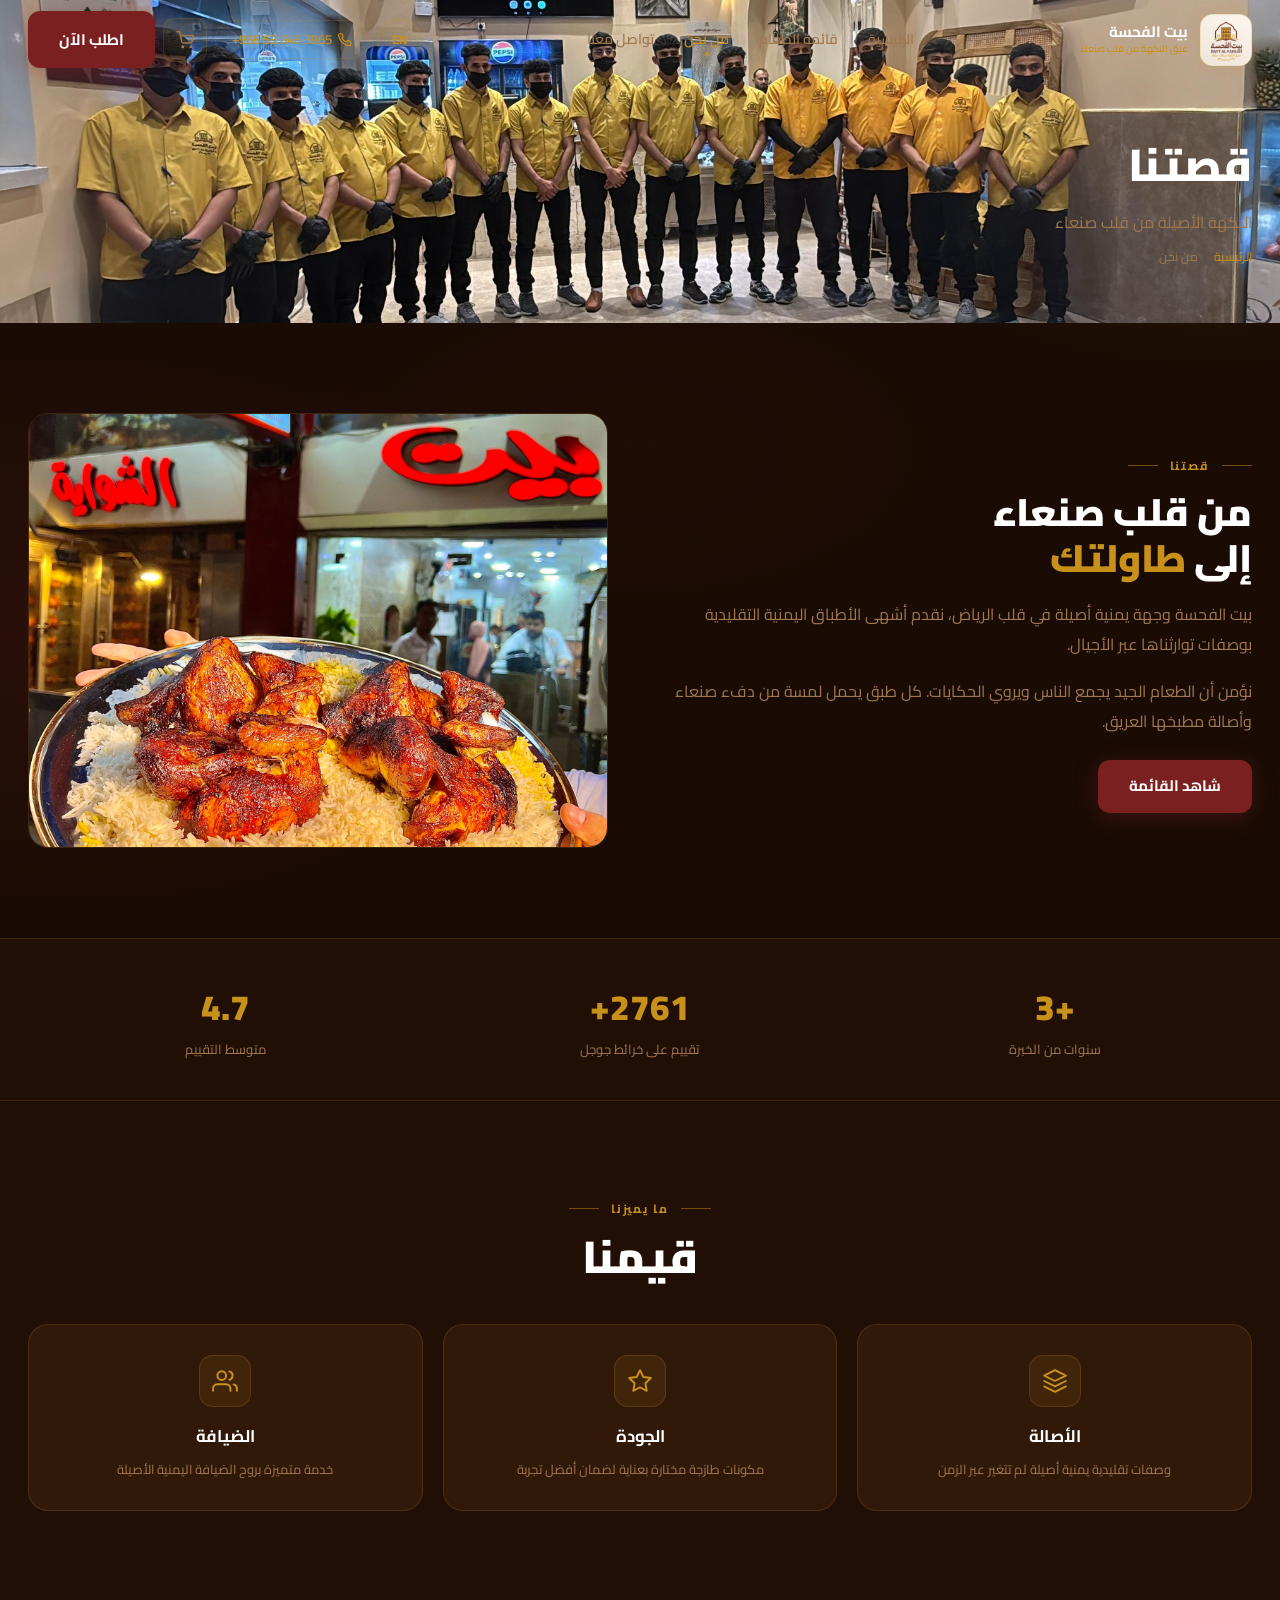
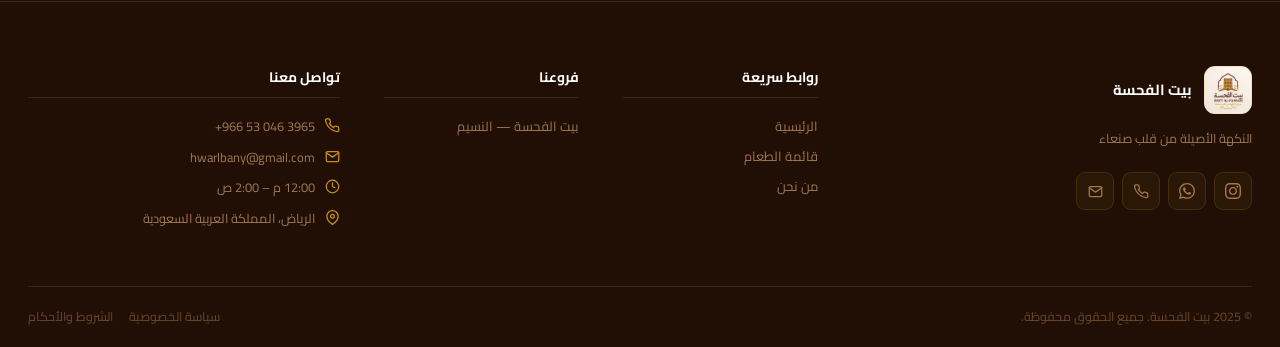
<file: about.html>
﻿<!DOCTYPE html>
<html lang="ar" dir="rtl">
<head>
  <meta charset="UTF-8">
  <meta name="viewport" content="width=device-width, initial-scale=1.0">
  <title>من نحن — بيت الفحسة</title>
  <meta name="description" content="قصة بيت الفحسة — وجهة يمنية أصيلة في قلب الرياض تقدم أصيل المطبخ اليمني.">
  <link rel="stylesheet" href="css/style.css">
</head>
<body>

<!-- ══ HEADER ══════════════════════════════════════════════════════ -->
<header class="site-header" id="siteHeader">
  <div class="header-inner">
    <a href="index.html" class="header-logo">
      <div class="logo-img-wrap">
        <img src="photos/loogogg.jpg" alt="بيت الفحسة">
      </div>
      <div class="logo-text-stack">
        <span class="logo-name">بيت الفحسة</span>
        <span class="logo-tag">عبق النكهة من قلب صنعاء</span>
      </div>
    </a>

    <nav class="main-nav">
      <a href="index.html"        class="nav-link"        id="navHome">الرئيسية</a>
      <a href="menu.html"         class="nav-link"        id="navMenu">القائمة</a>
      <a href="about.html"        class="nav-link active"  id="navAbout">من نحن</a>
      <a href="index.html#social" class="nav-link"        id="navContact">تواصل معنا</a>
    </nav>

    <div class="header-cta">
      <button class="lang-toggle" id="langToggle" onclick="window.toggleLang()">EN</button>
      <a href="tel:+966530463965" class="header-phone">
        <span class="icon" style="width:14px;height:14px;"><svg viewBox="0 0 24 24" fill="none" stroke="currentColor" stroke-width="2" stroke-linecap="round" stroke-linejoin="round"><path d="M22 16.92v3a2 2 0 01-2.18 2 19.79 19.79 0 01-8.63-3.07A19.5 19.5 0 013.95 12 19.79 19.79 0 01.87 3.43 2 2 0 012.86 1.28h3a2 2 0 012 1.72c.127.96.36 1.903.7 2.81a2 2 0 01-.45 2.11L7.09 9a16 16 0 006.29 6.29l1.79-1.79a2 2 0 012.11-.45c.907.34 1.85.573 2.81.7a2 2 0 011.72 2.07z"/></svg></span>
        <span class="phone-ltr" dir="ltr">+966 53 046 3965</span>
      </a>
      <button class="cart-btn" aria-label="السلة" onclick="window.openCart()">
        <span class="icon" style="width:18px;height:18px;"><svg viewBox="0 0 24 24" fill="none" stroke="currentColor" stroke-width="2" stroke-linecap="round" stroke-linejoin="round"><circle cx="9" cy="21" r="1"/><circle cx="20" cy="21" r="1"/><path d="M1 1h4l2.68 13.39a2 2 0 002 1.61h9.72a2 2 0 002-1.61L23 6H6"/></svg></span>
        <span class="cart-count" id="cartCount1"></span>
      </button>
      <button class="btn btn-primary order-now-btn" id="headerOrderBtn" onclick="window.handleOrderNow()">اطلب الآن</button>
    </div>

    <button class="hamburger" id="hamburger" aria-label="القائمة">
      <span></span><span></span><span></span>
    </button>
  </div>
</header>

<!-- ══ MOBILE NAV ═══════════════════════════════════════════════════ -->
<nav class="mobile-nav" id="mobileNav">
  <div class="mobile-nav-links">
    <a href="index.html"        class="mobile-nav-link"        id="mnavHome">الرئيسية</a>
    <a href="menu.html"         class="mobile-nav-link"        id="mnavMenu">القائمة</a>
    <a href="about.html"        class="mobile-nav-link active"  id="mnavAbout">من نحن</a>
    <a href="index.html#social" class="mobile-nav-link"        id="mnavContact">تواصل معنا</a>
    <a href="tel:+966530463965" class="mobile-call-link"><span class="phone-ltr" dir="ltr">+966 53 046 3965</span></a>
  </div>
</nav>

<!-- ══ PAGE HERO ════════════════════════════════════════════════════ -->
<section class="page-hero">
  <div class="page-hero-bg"><img src="photos/tt.jpg" alt=""></div>
  <div class="container page-hero-content">
    <h1 id="aboutTitle">من نحن</h1>
    <p id="aboutSub">النكهة الأصيلة من قلب صنعاء</p>
    <div class="breadcrumb">
      <a href="index.html">الرئيسية</a>
      <span class="breadcrumb-sep">›</span>
      <span>من نحن</span>
    </div>
  </div>
</section>

<!-- ══ STORY SECTION ════════════════════════════════════════════════ -->
<section class="section" id="aboutSection">
  <div class="container">
    <div class="about-story-grid">
      <div class="about-story-text reveal">
        <span class="section-badge">قصتنا</span>
        <h2>من قلب صنعاء<br>إلى <span class="gold-text">طاولتك</span></h2>
        <p id="aboutStory1">
          بيت الفحسة وجهة يمنية أصيلة في قلب الرياض، نقدم أشهى الأطباق اليمنية التقليدية بوصفات توارثناها عبر الأجيال.
        </p>
        <p id="aboutStory2">
          نؤمن أن الطعام الجيد يجمع الناس ويروي الحكايات. كل طبق يحمل لمسة من دفء صنعاء وأصالة مطبخها العريق.
        </p>
        <div style="display:flex; gap:12px; flex-wrap:wrap; margin-top:24px;">
          <a href="menu.html" class="btn btn-primary">شاهد القائمة</a>
        </div>
      </div>

      <div class="about-story-img reveal reveal-delay-2">
        <img src="photos/%D8%A8%D9%8A%D8%AA%20%D8%A7%D9%84%D8%B4%D9%88%D8%A7%D9%8A%D8%A9.jpg" alt="بيت الفحسة">
      </div>
    </div>
  </div>
</section>

<!-- ══ STATS BAR ════════════════════════════════════════════════════ -->
<div style="background: var(--bg-2); border-top: 1px solid var(--border); border-bottom: 1px solid var(--border); padding: 40px 0;">
  <div class="container">
    <div style="display:grid; grid-template-columns: repeat(3, 1fr); gap:20px; text-align:center;">
      <div class="reveal reveal-delay-1">
        <div style="font-size:2.2rem; font-weight:900; color:var(--gold);">+3</div>
        <div style="font-size:0.82rem; color:var(--text-dim); margin-top:4px;">سنوات من الخبرة</div>
      </div>
      <div class="reveal reveal-delay-2">
        <div style="font-size:2.2rem; font-weight:900; color:var(--gold);">2761+</div>
        <div style="font-size:0.82rem; color:var(--text-dim); margin-top:4px;">تقييم على خرائط جوجل</div>
      </div>
      <div class="reveal reveal-delay-3">
        <div style="font-size:2.2rem; font-weight:900; color:var(--gold);">4.7</div>
        <div style="font-size:0.82rem; color:var(--text-dim); margin-top:4px;">متوسط التقييم</div>
      </div>
    </div>
  </div>
</div>

<!-- ══ VALUES ═══════════════════════════════════════════════════════ -->
<section class="section" style="background: var(--bg-2);">
  <div class="container">
    <div class="reveal" style="text-align:center; margin-bottom:40px;">
      <span class="section-badge">ما يميزنا</span>
      <h2 class="section-title" id="valuesTitle">قيمنا</h2>
    </div>

    <div class="values-grid">
      <div class="value-card reveal reveal-delay-1">
        <div class="value-icon">
          <svg viewBox="0 0 24 24"><path d="M12 2L2 7l10 5 10-5-10-5z"/><path d="M2 17l10 5 10-5"/><path d="M2 12l10 5 10-5"/></svg>
        </div>
        <div class="value-title" id="val1Title">الأصالة</div>
        <div class="value-desc" id="val1Desc">وصفات تقليدية يمنية أصيلة لم تتغير عبر الزمن</div>
      </div>
      <div class="value-card reveal reveal-delay-2">
        <div class="value-icon">
          <svg viewBox="0 0 24 24"><polygon points="12 2 15.09 8.26 22 9.27 17 14.14 18.18 21.02 12 17.77 5.82 21.02 7 14.14 2 9.27 8.91 8.26 12 2"/></svg>
        </div>
        <div class="value-title" id="val2Title">الجودة</div>
        <div class="value-desc" id="val2Desc">مكونات طازجة مختارة بعناية لضمان أفضل تجربة</div>
      </div>
      <div class="value-card reveal reveal-delay-3">
        <div class="value-icon">
          <svg viewBox="0 0 24 24"><path d="M17 21v-2a4 4 0 00-4-4H5a4 4 0 00-4 4v2"/><circle cx="9" cy="7" r="4"/><path d="M23 21v-2a4 4 0 00-3-3.87"/><path d="M16 3.13a4 4 0 010 7.75"/></svg>
        </div>
        <div class="value-title" id="val3Title">الضيافة</div>
        <div class="value-desc" id="val3Desc">خدمة متميزة بروح الضيافة اليمنية الأصيلة</div>
      </div>
    </div>
  </div>
</section>

<!-- ══ FOOTER ════════════════════════════════════════════════════════ -->
<footer class="site-footer">
  <div class="container">
    <div class="footer-grid">
      <div class="footer-brand">
        <a href="index.html" class="footer-logo">
          <div class="footer-logo-img"><img src="photos/loogogg.jpg" alt="بيت الفحسة"></div>
          <span class="footer-brand-name">بيت الفحسة</span>
        </a>
        <p class="footer-tagline">النكهة الأصيلة من قلب صنعاء</p>
        <div class="footer-socials">
          <a href="https://www.instagram.com/baytalfahsah?igsh=MTFmZjhxYzB3M2JnbQ==" target="_blank" rel="noopener" class="footer-social-btn" title="Instagram"><svg viewBox="0 0 24 24" fill="currentColor" style="width:16px;height:16px;"><path d="M12 2.163c3.204 0 3.584.012 4.85.07 3.252.148 4.771 1.691 4.919 4.919.058 1.265.069 1.645.069 4.849 0 3.205-.012 3.584-.069 4.849-.149 3.225-1.664 4.771-4.919 4.919-1.266.058-1.644.07-4.85.07-3.204 0-3.584-.012-4.849-.07-3.26-.149-4.771-1.699-4.919-4.92-.058-1.265-.07-1.644-.07-4.849 0-3.204.013-3.583.07-4.849.149-3.227 1.664-4.771 4.919-4.919 1.266-.057 1.645-.069 4.849-.069zm0-2.163c-3.259 0-3.667.014-4.947.072-4.358.2-6.78 2.618-6.98 6.98-.059 1.281-.073 1.689-.073 4.948 0 3.259.014 3.668.072 4.948.2 4.358 2.618 6.78 6.98 6.98 1.281.058 1.689.072 4.948.072 3.259 0 3.668-.014 4.948-.072 4.354-.2 6.782-2.618 6.979-6.98.059-1.28.073-1.689.073-4.948 0-3.259-.014-3.667-.072-4.947-.196-4.354-2.617-6.78-6.979-6.98-1.281-.059-1.69-.073-4.949-.073zm0 5.838c-3.403 0-6.162 2.759-6.162 6.162s2.759 6.163 6.162 6.163 6.162-2.759 6.162-6.163c0-3.403-2.759-6.162-6.162-6.162zm0 10.162c-2.209 0-4-1.79-4-4 0-2.209 1.791-4 4-4s4 1.791 4 4c0 2.21-1.791 4-4 4zm6.406-11.845c-.796 0-1.441.645-1.441 1.44s.645 1.44 1.441 1.44c.795 0 1.439-.645 1.439-1.44s-.644-1.44-1.439-1.44z"/></svg></a>
          <a href="https://wa.me/966530463965" target="_blank" rel="noopener" class="footer-social-btn" title="WhatsApp"><svg viewBox="0 0 24 24" fill="currentColor" style="width:16px;height:16px;"><path d="M17.472 14.382c-.297-.149-1.758-.867-2.03-.967-.273-.099-.471-.148-.67.15-.197.297-.767.966-.94 1.164-.173.199-.347.223-.644.075-.297-.15-1.255-.463-2.39-1.475-.883-.788-1.48-1.761-1.653-2.059-.173-.297-.018-.458.13-.606.134-.133.298-.347.446-.52.149-.174.198-.298.298-.497.099-.198.05-.371-.025-.52-.075-.149-.669-1.612-.916-2.207-.242-.579-.487-.5-.669-.51-.173-.008-.371-.01-.57-.01-.198 0-.52.074-.792.372-.272.297-1.04 1.016-1.04 2.479 0 1.462 1.065 2.875 1.213 3.074.149.198 2.096 3.2 5.077 4.487.709.306 1.262.489 1.694.625.712.227 1.36.195 1.871.118.571-.085 1.758-.719 2.006-1.413.248-.694.248-1.289.173-1.413-.074-.124-.272-.198-.57-.347m-5.421 7.403h-.004a9.87 9.87 0 01-5.031-1.378l-.361-.214-3.741.982.998-3.648-.235-.374a9.86 9.86 0 01-1.51-5.26c.001-5.45 4.436-9.884 9.888-9.884 2.64 0 5.122 1.03 6.988 2.898a9.825 9.825 0 012.893 6.994c-.003 5.45-4.437 9.884-9.885 9.884m8.413-18.297A11.815 11.815 0 0012.05 0C5.495 0 .16 5.335.157 11.892c0 2.096.547 4.142 1.588 5.945L.057 24l6.305-1.654a11.882 11.882 0 005.683 1.448h.005c6.554 0 11.89-5.335 11.893-11.893a11.821 11.821 0 00-3.48-8.413z"/></svg></a>
          <a href="tel:+966530463965" class="footer-social-btn" title="Phone"><svg viewBox="0 0 24 24" fill="none" stroke="currentColor" stroke-width="2" stroke-linecap="round" stroke-linejoin="round" style="width:15px;height:15px;"><path d="M22 16.92v3a2 2 0 01-2.18 2 19.79 19.79 0 01-8.63-3.07A19.5 19.5 0 013.95 12 19.79 19.79 0 01.87 3.43 2 2 0 012.86 1.28h3a2 2 0 012 1.72c.127.96.36 1.903.7 2.81a2 2 0 01-.45 2.11L7.09 9a16 16 0 006.29 6.29l1.79-1.79a2 2 0 012.11-.45c.907.34 1.85.573 2.81.7a2 2 0 011.72 2.07z"/></svg></a>
          <a href="mailto:hwarlbany@gmail.com" class="footer-social-btn" title="Email"><svg viewBox="0 0 24 24" fill="none" stroke="currentColor" stroke-width="2" stroke-linecap="round" stroke-linejoin="round" style="width:15px;height:15px;"><path d="M4 4h16c1.1 0 2 .9 2 2v12c0 1.1-.9 2-2 2H4c-1.1 0-2-.9-2-2V6c0-1.1.9-2 2-2z"/><polyline points="22,6 12,13 2,6"/></svg></a>
        </div>
      </div>
      <div class="footer-col">
        <h4 id="footerLinksTitle">روابط سريعة</h4>
        <div class="footer-links">
          <a href="index.html" class="footer-link" id="fNavHome">الرئيسية</a>
          <a href="menu.html"  class="footer-link" id="fNavMenu">القائمة</a>
          <a href="about.html" class="footer-link" id="fNavAbout">من نحن</a>
        </div>
      </div>
      <div class="footer-col">
        <h4 id="footerBranchesTitle">فروعنا</h4>
        <div class="footer-links">
          <a href="index.html#locationSection" class="footer-link branch-name-text">بيت الفحسة — النسيم</a>
        </div>
      </div>
      <div class="footer-col">
        <h4 id="footerContactTitle">تواصل معنا</h4>
        <div class="footer-contact-row"><span class="ico"><svg viewBox="0 0 24 24"><path d="M22 16.92v3a2 2 0 01-2.18 2 19.79 19.79 0 01-8.63-3.07A19.5 19.5 0 013.95 12 19.79 19.79 0 01.87 3.43 2 2 0 012.86 1.28h3a2 2 0 012 1.72c.127.96.36 1.903.7 2.81a2 2 0 01-.45 2.11L7.09 9a16 16 0 006.29 6.29l1.79-1.79a2 2 0 012.11-.45c.907.34 1.85.573 2.81.7a2 2 0 011.72 2.07z"/></svg></span><a href="tel:+966530463965"><span class="phone-ltr" dir="ltr">+966 53 046 3965</span></a></div>
        <div class="footer-contact-row"><span class="ico"><svg viewBox="0 0 24 24"><path d="M4 4h16c1.1 0 2 .9 2 2v12c0 1.1-.9 2-2 2H4c-1.1 0-2-.9-2-2V6c0-1.1.9-2 2-2z"/><polyline points="22,6 12,13 2,6"/></svg></span><a href="mailto:hwarlbany@gmail.com">hwarlbany@gmail.com</a></div>
        <div class="footer-contact-row"><span class="ico"><svg viewBox="0 0 24 24"><circle cx="12" cy="12" r="10"/><polyline points="12 6 12 12 16 14"/></svg></span><span class="branch-hours-text">12:00 م – 2:00 ص</span></div>
        <div class="footer-contact-row"><span class="ico"><svg viewBox="0 0 24 24"><path d="M21 10c0 7-9 13-9 13s-9-6-9-13a9 9 0 0118 0z"/><circle cx="12" cy="10" r="3"/></svg></span><span>الرياض، المملكة العربية السعودية</span></div>
      </div>
    </div>
    <div class="footer-bottom">
      <span class="footer-copy" id="footerCopy">© 2025 بيت الفحسة. جميع الحقوق محفوظة.</span>
      <div class="footer-legal"><a href="#">سياسة الخصوصية</a><a href="#">الشروط والأحكام</a></div>
    </div>
  </div>
</footer>

<!-- ══ CART + CHECKOUT ══════════════════════════════════════════════ -->
<div class="cart-overlay" id="cartOverlay"></div>
<div class="cart-drawer" id="cartDrawer">
  <div class="cart-header">
    <h3 id="cartTitle">سلة الطلبات</h3>
    <button class="cart-close-btn" onclick="window.closeCart()">✕</button>
  </div>
  <div class="cart-body" id="cartBody"></div>
  <div class="cart-footer">
    <div class="delivery-note" id="deliveryNote">رسوم التوصيل تُحدد عند التواصل</div>
    <div class="cod-badge" id="cartCodBadge">الدفع عند الاستلام</div>
    <div class="cart-total-row">
      <span class="cart-total-label" id="cartTotalLabel">المجموع</span>
      <span class="cart-total-value" id="cartTotal">0 ر.س</span>
    </div>
    <button class="proceed-btn" id="proceedBtn" onclick="window.openCheckout()" disabled>تأكيد الطلب</button>
  </div>
</div>

<div class="checkout-modal" id="checkoutModal">
  <div class="checkout-header">
    <button class="back-btn" onclick="window.closeCheckout()">←</button>
    <h3 id="checkoutTitle">إتمام الطلب</h3>
  </div>
  <div class="checkout-body">
    <div class="co-section-title" id="coInfoTitle">بيانات التوصيل</div>
    <div class="co-field">
      <label data-i18n-label="co.name.lbl">الاسم الكامل <span class="co-required">*</span></label>
      <input type="text" id="coName" required data-i18n-ph="co.name.ph" placeholder="أدخل اسمك الكامل">
    </div>
    <div class="co-field">
      <label data-i18n-label="co.ph.lbl">رقم الهاتف <span class="co-required">*</span></label>
      <input type="tel" id="coPhone" dir="ltr" required data-i18n-ph="co.ph.ph" placeholder="05xxxxxxxx">
    </div>
    <div class="co-field">
      <label data-i18n-label="co.addr.lbl">عنوان التوصيل <span class="co-required">*</span></label>
      <textarea id="coAddress" required data-i18n-ph="co.addr.ph" placeholder="حي، شارع، رقم المبنى…"></textarea>
    </div>
    <div class="co-field">
      <label data-i18n-label="co.note.lbl">ملاحظات (اختياري)</label>
      <textarea id="coNotes" data-i18n-ph="co.note.ph" placeholder="أي تعليمات إضافية…"></textarea>
    </div>
    <div class="co-section-title" id="coSummaryTitle" style="margin-top:20px;">ملخص الطلب</div>
    <div id="coSummary" class="co-summary"></div>
    <div class="co-total-rows">
      <div class="co-total-row" id="coDeliveryRow"></div>
      <div class="co-total-row grand" id="coGrandTotal"></div>
    </div>
  </div>
  <div class="checkout-footer">
    <div class="cod-badge" id="coCodBadge" style="margin-bottom:10px;">الدفع عند الاستلام</div>
    <button class="submit-btn" id="submitBtn" onclick="window.submitOrder()">تأكيد الطلب</button>
  </div>
</div>

<script src="js/main.js"></script>
<script src="js/i18n.js"></script>
</body>
</html>
</file>
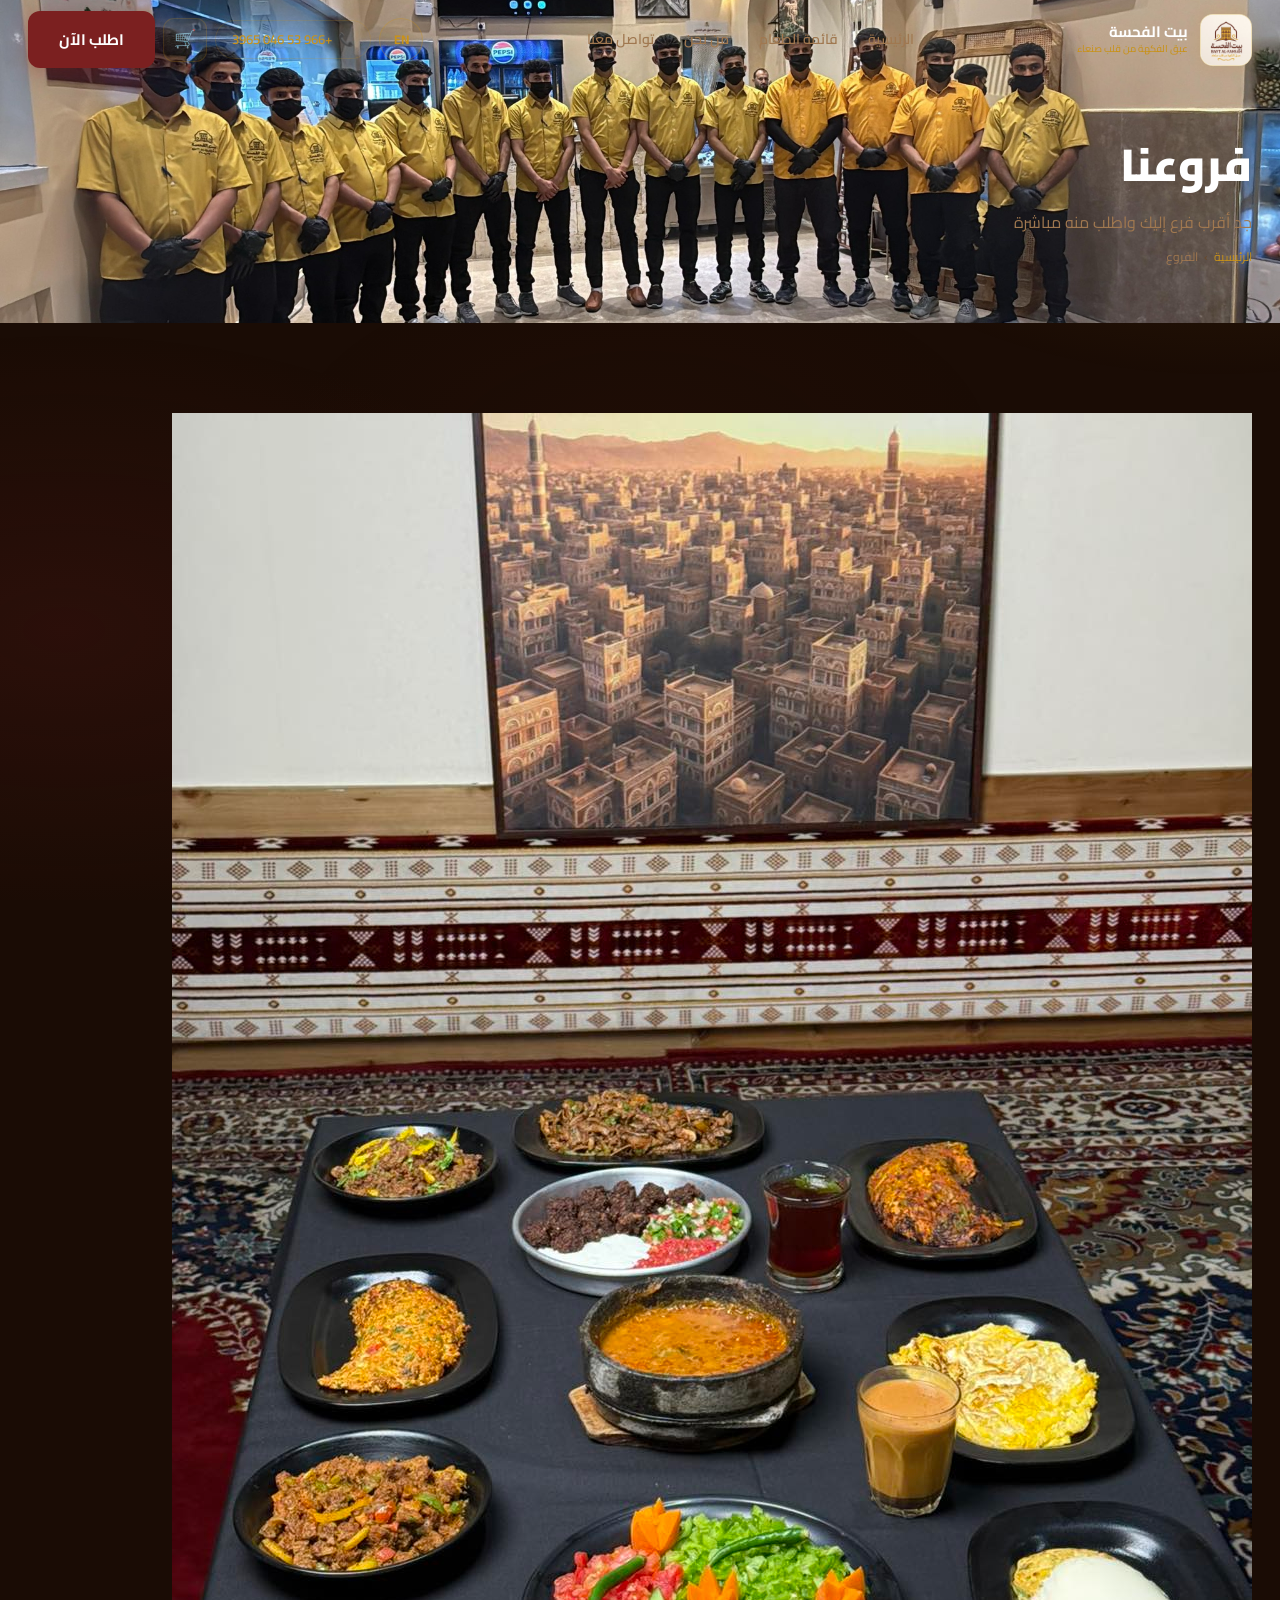
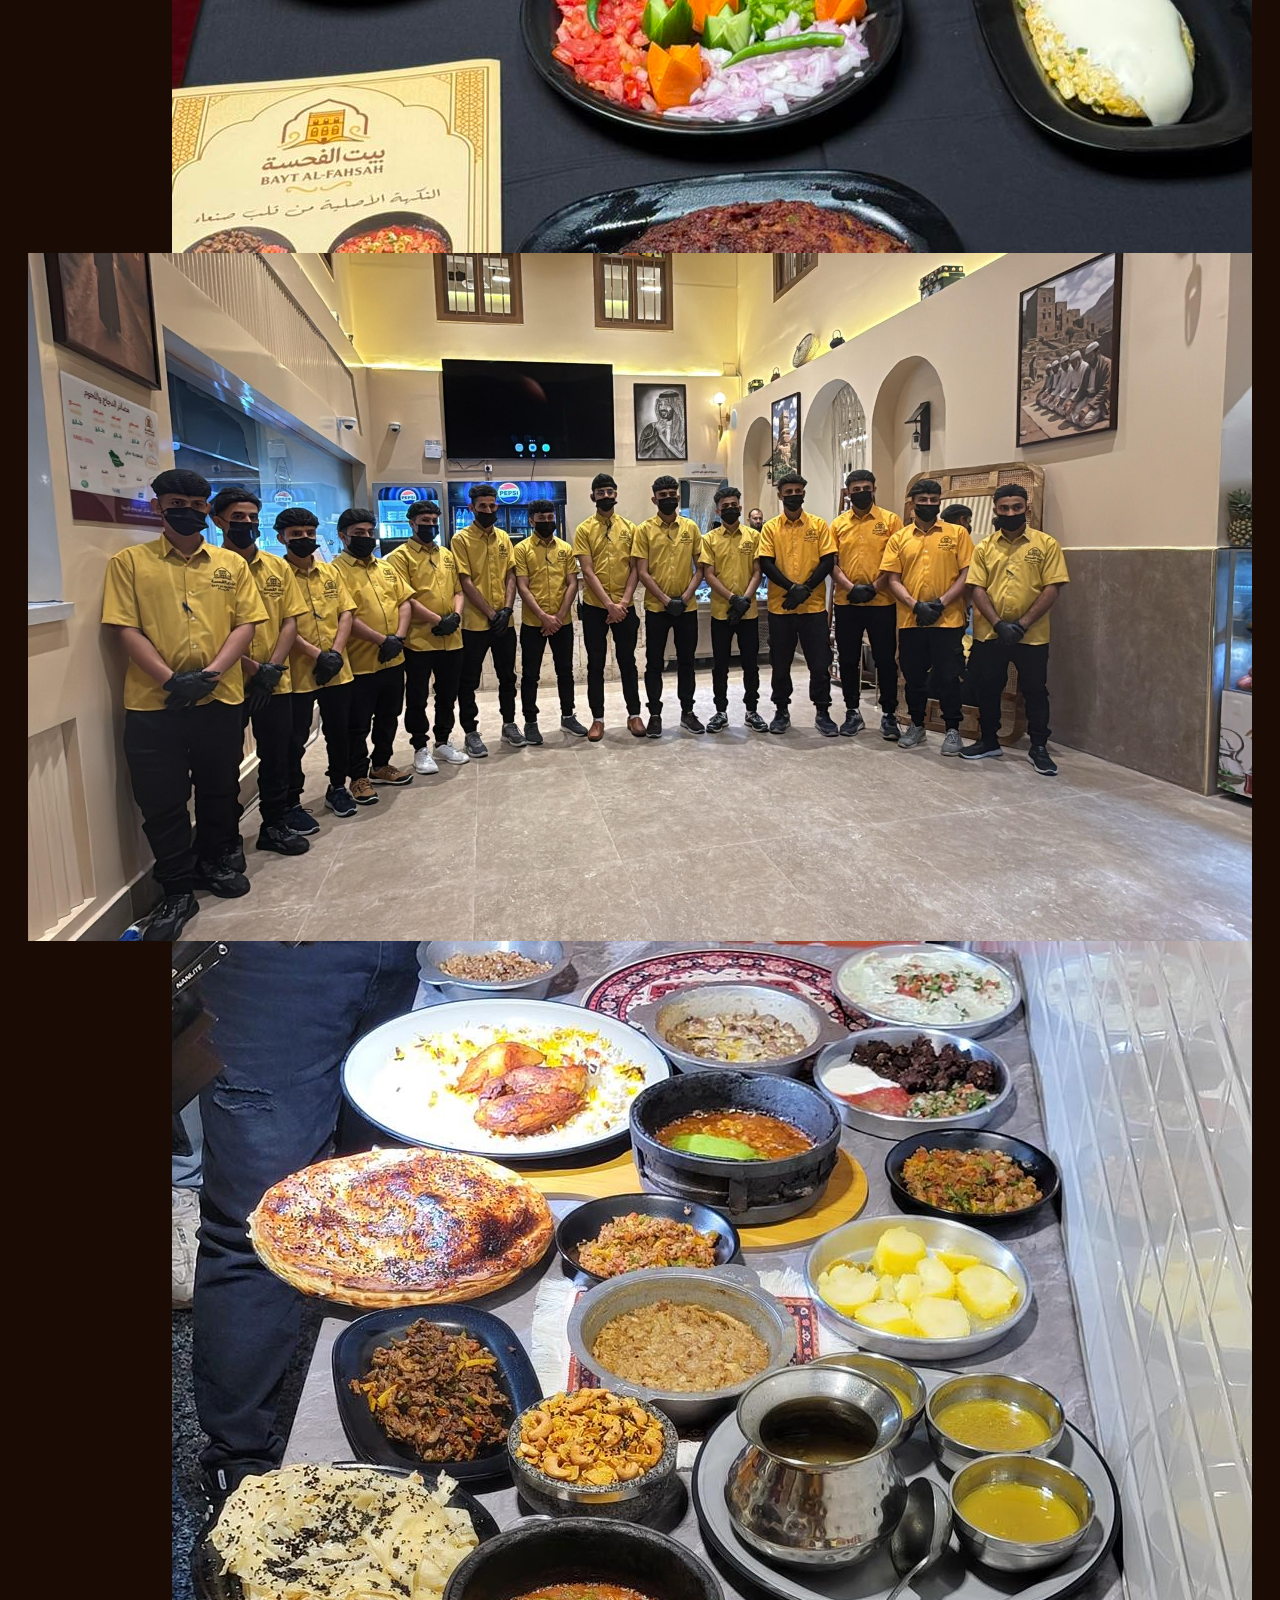
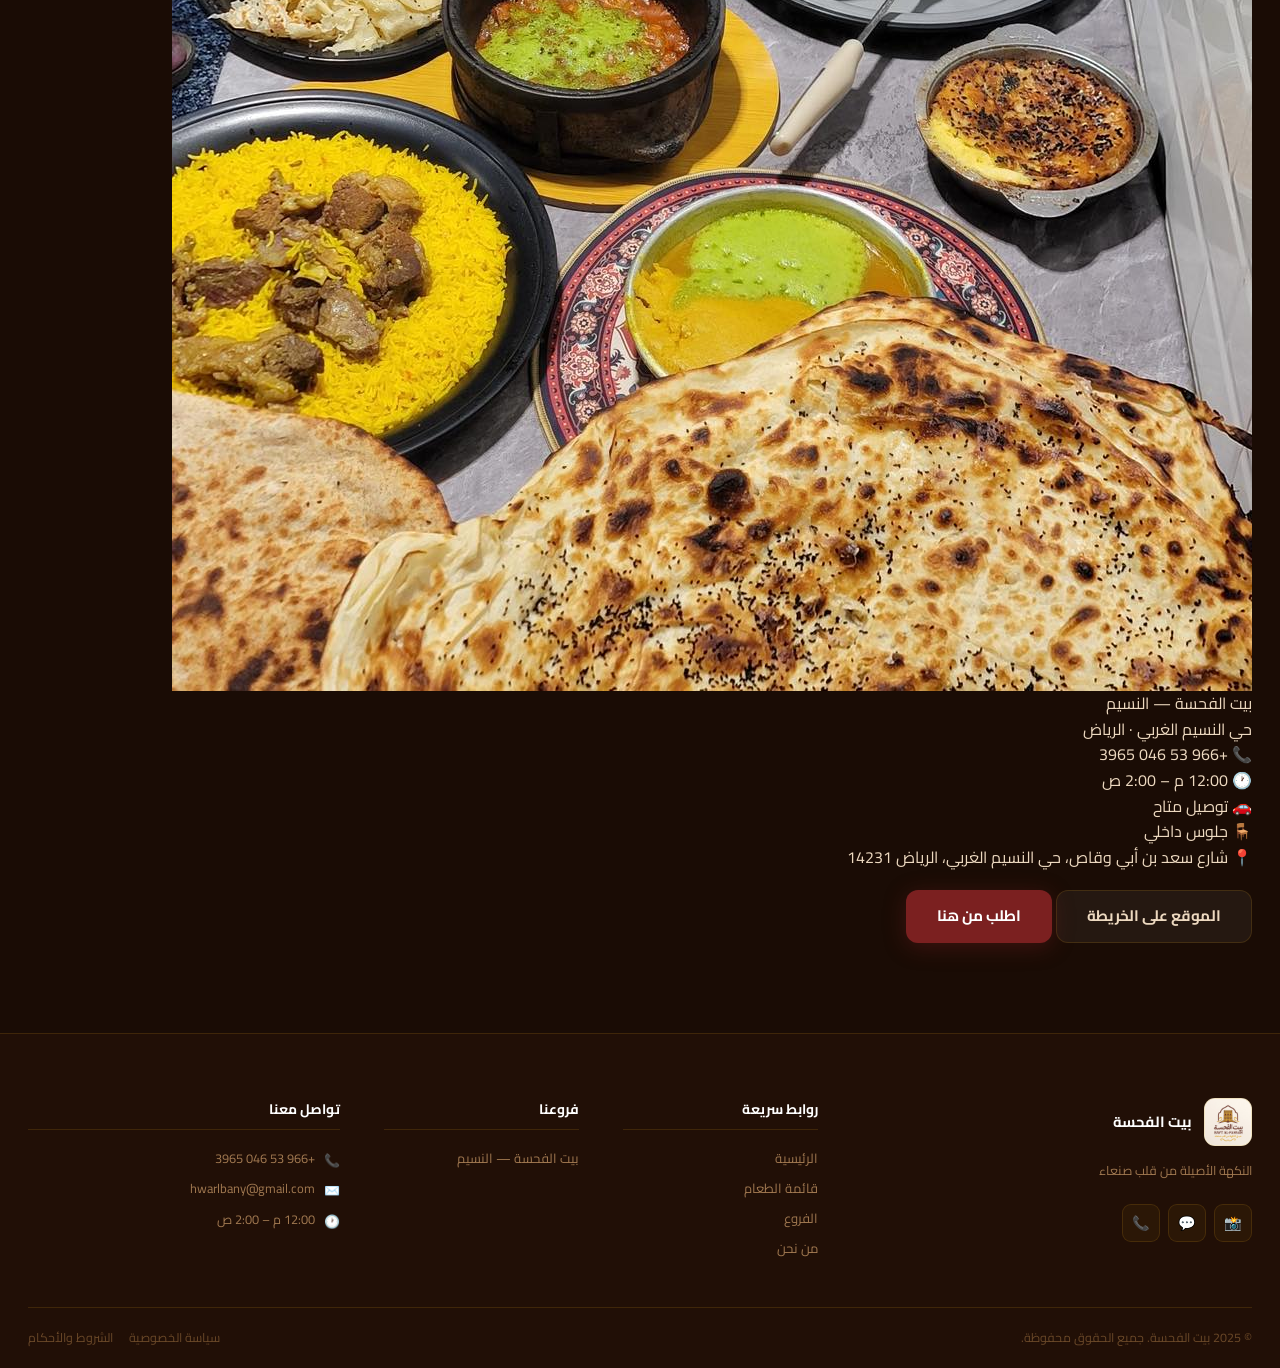
<file: branches.html>
﻿<!DOCTYPE html>
<html lang="ar" dir="rtl">
<head>
  <meta charset="UTF-8">
  <meta name="viewport" content="width=device-width, initial-scale=1.0">
  <title>الفروع — بيت الفحسة</title>
  <meta name="description" content="فروع بيت الفحسة في الرياض — حي النسيم الغربي، شارع سعد بن أبي وقاص.">
  <link rel="stylesheet" href="css/style.css">
</head>
<body>

<!-- ══ HEADER ══════════════════════════════════════════════════════ -->
<header class="site-header" id="siteHeader">
  <div class="header-inner">
    <a href="index.html" class="header-logo">
      <div class="logo-img-wrap">
        <img src="photos/loogogg.jpg" alt="بيت الفحسة">
      </div>
      <div class="logo-text-stack">
        <span class="logo-name">بيت الفحسة</span>
        <span class="logo-tag">عبق الفكهة من قلب صنعاء</span>
      </div>
    </a>

    <nav class="main-nav">
      <a href="index.html"        class="nav-link"        id="navHome">الرئيسية</a>
      <a href="menu.html"         class="nav-link"        id="navMenu">القائمة</a>
      <a href="about.html"        class="nav-link"        id="navAbout">من نحن</a>
      <a href="index.html#social" class="nav-link"        id="navContact">تواصل معنا</a>
    </nav>

    <div class="header-cta">
      <button class="lang-toggle" id="langToggle" onclick="window.toggleLang()">EN</button>
      <a href="tel:+966530463965" class="header-phone">
        <span>📞</span> +966 53 046 3965
      </a>
      <button class="cart-btn" aria-label="السلة">
        🛒
        <span class="cart-count" id="cartCount1"></span>
      </button>
      <button class="btn btn-primary order-now-btn" id="headerOrderBtn" onclick="window.handleOrderNow()">اطلب الآن</button>
    </div>

    <button class="hamburger" id="hamburger" aria-label="القائمة">
      <span></span><span></span><span></span>
    </button>
  </div>
</header>

<!-- ══ MOBILE NAV ═══════════════════════════════════════════════════ -->
<nav class="mobile-nav" id="mobileNav">
  <div class="mobile-nav-links">
    <a href="index.html"        class="mobile-nav-link"        id="mnavHome">الرئيسية</a>
    <a href="menu.html"         class="mobile-nav-link"        id="mnavMenu">القائمة</a>
    <a href="branches.html"     class="mobile-nav-link active"  id="mnavBranches">الفروع</a>
    <a href="about.html"        class="mobile-nav-link"        id="mnavAbout">من نحن</a>
    <a href="index.html#social" class="mobile-nav-link"        id="mnavContact">تواصل معنا</a>
    <a href="tel:+966530463965" class="mobile-call-link">📞 &nbsp;+966 53 046 3965</a>
  </div>
</nav>

<!-- ══ PAGE HERO ════════════════════════════════════════════════════ -->
<section class="page-hero">
  <div class="page-hero-bg"><img src="photos/tt.jpg" alt=""></div>
  <div class="container page-hero-content">
    <h1 class="branch-title-h">فروعنا</h1>
    <p class="branch-sub-p">جد أقرب فرع إليك واطلب منه مباشرة</p>
    <div class="breadcrumb">
      <a href="index.html">الرئيسية</a>
      <span class="breadcrumb-sep">›</span>
      <span>الفروع</span>
    </div>
  </div>
</section>

<!-- ══ BRANCHES ═════════════════════════════════════════════════════ -->
<section class="section" id="branchesFull">
  <div class="container">
    <div class="branches-full-grid">

      <!-- فرع النسيم -->
      <div class="branch-full-card reveal">
        <div class="branch-slideshow">
          <div class="slide active">
            <img src="photos/ttt.jpg" alt="بيت الفحسة — النسيم">
          </div>
          <div class="slide">
            <img src="photos/tt.jpg" alt="بيت الفحسة — الداخل">
          </div>
          <div class="slide">
            <img src="photos/t.jpg" alt="بيت الفحسة — الأطباق">
          </div>
        </div>

        <div class="branch-full-body">
          <div class="branch-full-name branch-name-text">بيت الفحسة — النسيم</div>
          <div class="branch-full-area branch-area-text">حي النسيم الغربي · الرياض</div>

          <div class="branch-pills-row">
            <div class="info-pill">
              <span class="ico">📞</span>
              <a href="tel:+966530463965" style="color:inherit;">+966 53 046 3965</a>
            </div>
            <div class="info-pill">
              <span class="ico">🕐</span>
              <span class="branch-hours-text">12:00 م – 2:00 ص</span>
            </div>
            <div class="info-pill">
              <span class="ico">🚗</span>
              <span>توصيل متاح</span>
            </div>
            <div class="info-pill">
              <span class="ico">🪑</span>
              <span>جلوس داخلي</span>
            </div>
          </div>

          <div class="info-pill" style="margin-bottom:20px; border-radius:var(--radius);">
            <span class="ico">📍</span>
            <span class="branch-addr-text">شارع سعد بن أبي وقاص، حي النسيم الغربي، الرياض 14231</span>
          </div>

          <div class="branch-full-actions">
            <a href="https://maps.app.goo.gl/jj8QfuRpyf8awKri7" target="_blank" rel="noopener"
               class="btn btn-ghost btn-map">📍 الموقع على الخريطة</a>
            <a href="menu.html?branch=nasim"
               class="btn btn-primary btn-order-branch">اطلب من هنا</a>
          </div>
        </div>
      </div>

    </div>
  </div>
</section>

<!-- ══ FOOTER ════════════════════════════════════════════════════════ -->
<footer class="site-footer">
  <div class="container">
    <div class="footer-grid">
      <div class="footer-brand">
        <a href="index.html" class="footer-logo">
          <div class="footer-logo-img"><img src="photos/loogogg.jpg" alt="بيت الفحسة"></div>
          <span class="footer-brand-name">بيت الفحسة</span>
        </a>
        <p class="footer-tagline">النكهة الأصيلة من قلب صنعاء</p>
        <div class="footer-socials">
          <a href="https://www.instagram.com/baytalfahsah?igsh=MTFmZjhxYzB3M2JnbQ==" target="_blank" rel="noopener" class="footer-social-btn">📸</a>
          <a href="https://wa.me/966530463965" target="_blank" rel="noopener" class="footer-social-btn">💬</a>
          <a href="tel:+966530463965" class="footer-social-btn">📞</a>
        </div>
      </div>
      <div class="footer-col">
        <h4 id="footerLinksTitle">روابط سريعة</h4>
        <div class="footer-links">
          <a href="index.html"    class="footer-link" id="fNavHome">الرئيسية</a>
          <a href="menu.html"     class="footer-link" id="fNavMenu">القائمة</a>
          <a href="branches.html" class="footer-link" id="fNavBranches">الفروع</a>
          <a href="about.html"    class="footer-link" id="fNavAbout">من نحن</a>
        </div>
      </div>
      <div class="footer-col">
        <h4 id="footerBranchesTitle">فروعنا</h4>
        <div class="footer-links">
          <a href="branches.html" class="footer-link branch-name-text">بيت الفحسة — النسيم</a>
        </div>
      </div>
      <div class="footer-col">
        <h4 id="footerContactTitle">تواصل معنا</h4>
        <div class="footer-contact-row"><span class="ico">📞</span><a href="tel:+966530463965">+966 53 046 3965</a></div>
        <div class="footer-contact-row"><span class="ico">✉️</span><a href="mailto:hwarlbany@gmail.com">hwarlbany@gmail.com</a></div>
        <div class="footer-contact-row"><span class="ico">🕐</span><span class="branch-hours-text">12:00 م – 2:00 ص</span></div>
      </div>
    </div>
    <div class="footer-bottom">
      <span class="footer-copy" id="footerCopy">© 2025 بيت الفحسة. جميع الحقوق محفوظة.</span>
      <div class="footer-legal"><a href="#">سياسة الخصوصية</a><a href="#">الشروط والأحكام</a></div>
    </div>
  </div>
</footer>

<!-- ══ CART + CHECKOUT ══════════════════════════════════════════════ -->
<div class="cart-overlay" id="cartOverlay"></div>
<div class="cart-drawer" id="cartDrawer">
  <div class="cart-header">
    <h3 id="cartTitle">سلة الطلبات</h3>
    <button class="cart-close-btn" onclick="window.closeCart()">✕</button>
  </div>
  <div class="cart-body" id="cartBody"></div>
  <div class="cart-footer">
    <div class="delivery-note" id="deliveryNote">🚗 رسوم التوصيل تُحدد عند التواصل</div>
    <div class="cod-badge" id="cartCodBadge">💵 الدفع عند الاستلام</div>
    <div class="cart-total-row">
      <span class="cart-total-label" id="cartTotalLabel">المجموع</span>
      <span class="cart-total-value" id="cartTotal">0 ر.س</span>
    </div>
    <button class="proceed-btn" id="proceedBtn" onclick="window.openCheckout()" disabled>تأكيد الطلب</button>
  </div>
</div>

<div class="checkout-modal" id="checkoutModal">
  <div class="checkout-header">
    <button class="back-btn" onclick="window.closeCheckout()">←</button>
    <h3 id="checkoutTitle">إتمام الطلب</h3>
  </div>
  <div class="checkout-body">
    <div class="co-section-title" id="coInfoTitle">بيانات التوصيل</div>
    <div class="co-field">
      <label data-i18n-label="co.name.lbl">الاسم الكامل <span class="co-required">*</span></label>
      <input type="text" id="coName" data-i18n-ph="co.name.ph" placeholder="أدخل اسمك الكامل">
    </div>
    <div class="co-field">
      <label data-i18n-label="co.ph.lbl">رقم الهاتف <span class="co-required">*</span></label>
      <input type="tel" id="coPhone" dir="ltr" data-i18n-ph="co.ph.ph" placeholder="05xxxxxxxx">
    </div>
    <div class="co-field">
      <label data-i18n-label="co.addr.lbl">عنوان التوصيل <span class="co-required">*</span></label>
      <textarea id="coAddress" data-i18n-ph="co.addr.ph" placeholder="حي، شارع، رقم المبنى…"></textarea>
    </div>
    <div class="co-field">
      <label data-i18n-label="co.note.lbl">ملاحظات (اختياري)</label>
      <textarea id="coNotes" data-i18n-ph="co.note.ph" placeholder="أي تعليمات إضافية…"></textarea>
    </div>
    <div class="co-section-title" id="coSummaryTitle" style="margin-top:20px;">ملخص الطلب</div>
    <div id="coSummary" class="co-summary"></div>
    <div class="co-total-rows">
      <div class="co-total-row" id="coDeliveryRow"></div>
      <div class="co-total-row grand" id="coGrandTotal"></div>
    </div>
  </div>
  <div class="checkout-footer">
    <div class="cod-badge" id="coCodBadge" style="margin-bottom:10px;">💵 الدفع عند الاستلام</div>
    <button class="submit-btn" id="submitBtn" onclick="window.submitOrder()">تأكيد الطلب</button>
  </div>
</div>

<script src="js/main.js"></script>
<script src="js/i18n.js"></script>
</body>
</html>
</file>
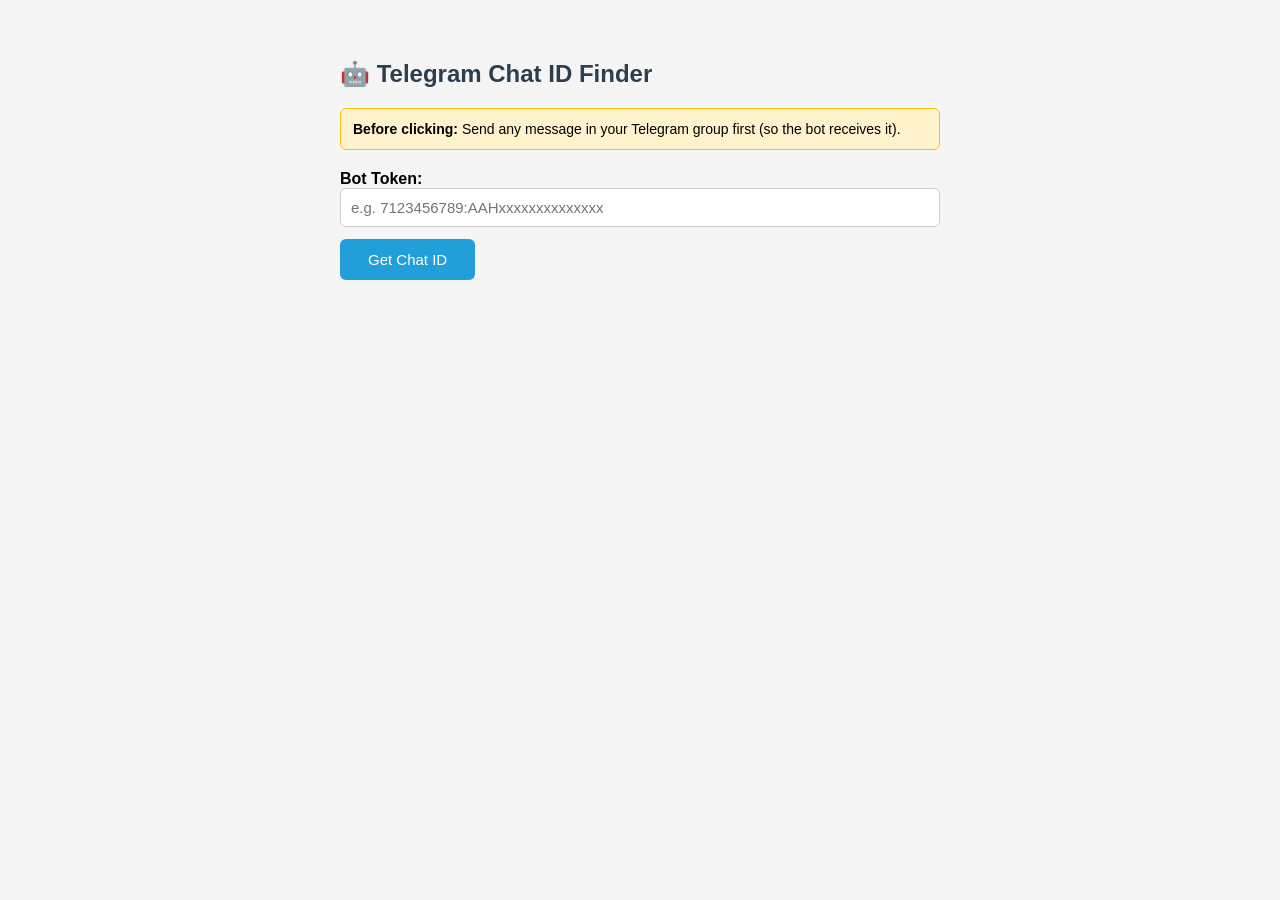
<file: get_chat_id.html>
<!DOCTYPE html>
<html lang="en">
<head>
  <meta charset="UTF-8">
  <title>Get Telegram Chat ID</title>
  <style>
    body { font-family: Arial, sans-serif; max-width: 600px; margin: 60px auto; padding: 0 20px; background: #f5f5f5; }
    h2 { color: #2c3e50; }
    input { width: 100%; padding: 10px; font-size: 15px; border: 1px solid #ccc; border-radius: 6px; box-sizing: border-box; margin-bottom: 12px; }
    button { background: #229ED9; color: white; border: none; padding: 12px 28px; font-size: 15px; border-radius: 6px; cursor: pointer; }
    button:hover { background: #1a7fb0; }
    #result { margin-top: 20px; background: white; border-radius: 8px; padding: 20px; border: 1px solid #ddd; display: none; }
    .chat-id { font-size: 2rem; font-weight: bold; color: #229ED9; letter-spacing: 2px; margin: 10px 0; }
    .label { color: #666; font-size: 13px; }
    .error { color: #e74c3c; }
    .hint { background: #fff3cd; border: 1px solid #ffc107; border-radius: 6px; padding: 12px; margin-bottom: 20px; font-size: 14px; }
  </style>
</head>
<body>
  <h2>🤖 Telegram Chat ID Finder</h2>

  <div class="hint">
    <strong>Before clicking:</strong> Send any message in your Telegram group first (so the bot receives it).
  </div>

  <label><strong>Bot Token:</strong></label>
  <input type="text" id="token" placeholder="e.g. 7123456789:AAHxxxxxxxxxxxxxx">
  <button onclick="fetchUpdates()">Get Chat ID</button>

  <div id="result"></div>

  <script>
    async function fetchUpdates() {
      const token = document.getElementById('token').value.trim();
      const result = document.getElementById('result');
      result.style.display = 'block';

      if (!token) {
        result.innerHTML = '<p class="error">Please enter your bot token.</p>';
        return;
      }

      result.innerHTML = '<p>Loading...</p>';

      try {
        const res = await fetch(`https://api.telegram.org/bot${token}/getUpdates`);
        const data = await res.json();

        if (!data.ok) {
          result.innerHTML = `<p class="error">Error: ${data.description}</p><p>Check that your token is correct.</p>`;
          return;
        }

        if (!data.result || data.result.length === 0) {
          result.innerHTML = `
            <p class="error">No messages found.</p>
            <ol>
              <li>Go to your Telegram group</li>
              <li>Send any message (e.g. "test")</li>
              <li>Click the button again</li>
            </ol>`;
          return;
        }

        const seen = new Map();
        data.result.forEach(u => {
          const chat = (u.message || u.channel_post || u.my_chat_member)?.chat;
          if (chat && !seen.has(chat.id)) seen.set(chat.id, chat);
        });

        let html = '';
        seen.forEach(chat => {
          html += `
            <div style="margin-bottom:16px; padding-bottom:16px; border-bottom:1px solid #eee;">
              <div class="label">Group / Chat name:</div>
              <strong>${chat.title || chat.first_name || '(private)'}</strong>
              <div class="label" style="margin-top:8px;">Type: ${chat.type}</div>
              <div class="label" style="margin-top:8px;">Chat ID (copy this):</div>
              <div class="chat-id">${chat.id}</div>
            </div>`;
        });

        result.innerHTML = html || '<p class="error">No group chats found. Make sure the bot is in the group and someone sent a message.</p>';

      } catch (e) {
        result.innerHTML = `<p class="error">Network error: ${e.message}</p>`;
      }
    }
  </script>
</body>
</html>
</file>
<file: css/style.css>
@import url('https://fonts.googleapis.com/css2?family=Cairo:wght@300;400;600;700;900&family=Noto+Sans+Arabic:wght@300;400;600;700;900&display=swap');

/* ══════════════════════════════════════════════
   BRAND IDENTITY — extracted from logo
   Maroon: #6B1E1E  |  Gold: #C8921A
   BG: deep warm espresso brown (not black)
   ══════════════════════════════════════════════ */
:root {
  /* Backgrounds — warm espresso tones, never black */
  --bg:           #1A0C05;
  --bg-2:         #210F06;
  --bg-3:         #2A1408;
  --card-bg:      #31190A;
  --card-hover:   #3C200D;

  /* Brand */
  --red:          #7B2020;
  --red-hover:    #962828;
  --red-deep:     #5A1A14;
  --gold:         #C8921A;
  --gold-light:   #D4A82E;
  --gold-dim:     rgba(200,146,26,0.13);
  --gold-glow:    rgba(200,146,26,0.22);

  /* Text */
  --white:        #FFFFFF;
  --text:         #EDD9C0;
  --text-2:       #D4B898;
  --text-dim:     #A07850;
  --muted:        #6A4828;

  /* Borders */
  --border:       rgba(200,146,26,0.18);
  --border-h:     rgba(200,146,26,0.52);
  --border-sub:   rgba(255,255,255,0.06);

  /* Shadows */
  --shadow:       0 12px 50px rgba(0,0,0,0.65);
  --shadow-card:  0 4px 24px rgba(0,0,0,0.45);
  --glow-gold:    0 0 50px rgba(200,146,26,0.18);
  --glow-red:     0 0 50px rgba(123,32,32,0.28);

  /* Shape */
  --radius:       12px;
  --radius-lg:    20px;
  --radius-xl:    32px;
  --transition:   0.3s cubic-bezier(0.4,0,0.2,1);
  --header-h:     80px;
}

/* ── Reset ─────────────────────────────────── */
*, *::before, *::after { box-sizing: border-box; margin: 0; padding: 0; }
html { font-size: 16px; direction: rtl; scroll-behavior: smooth; }
html[dir="ltr"] { direction: ltr; }
body {
  font-family: 'Cairo', 'Noto Sans Arabic', sans-serif;
  background: var(--bg);
  color: var(--text);
  line-height: 1.6;
  overflow-x: hidden;
}
/* Warm ambient glow */
body::before {
  content: '';
  position: fixed; inset: 0; z-index: -1; pointer-events: none;
  background:
    radial-gradient(ellipse 70% 55% at 5% 70%, rgba(123,32,32,0.18) 0%, transparent 60%),
    radial-gradient(ellipse 55% 45% at 95% 15%, rgba(200,146,26,0.12) 0%, transparent 60%),
    radial-gradient(ellipse 40% 30% at 50% 50%, rgba(90,26,20,0.08) 0%, transparent 70%);
}
img { max-width: 100%; display: block; }
a { text-decoration: none; color: inherit; }

/* ── Utility ────────────────────────────────── */
.container { width: 100%; max-width: 1280px; margin: 0 auto; padding: 0 28px; }
.section { padding: 90px 0; }
.gold-text { color: var(--gold); }
.phone-ltr { direction: ltr; unicode-bidi: embed; display: inline; }

/* ── Section ornament ── */
.section-badge {
  display: inline-flex;
  align-items: center;
  gap: 12px;
  color: var(--gold);
  font-size: 0.75rem;
  font-weight: 700;
  letter-spacing: 0.14em;
  text-transform: uppercase;
  margin-bottom: 14px;
}
.section-badge::before,
.section-badge::after {
  content: '';
  width: 30px; height: 1px;
  background: var(--gold);
  opacity: 0.5;
}
.section-title {
  font-size: clamp(1.9rem, 4vw, 2.8rem);
  font-weight: 900;
  color: var(--white);
  line-height: 1.15;
  margin-bottom: 14px;
}
.section-desc { color: var(--text-dim); max-width: 520px; margin-bottom: 44px; line-height: 1.8; }

/* Ornamental separator */
.ornament-sep {
  display: flex; align-items: center; gap: 14px;
  width: 180px; margin: 28px auto;
}
.ornament-sep .line {
  flex: 1; height: 1px;
  background: linear-gradient(to right, transparent, var(--gold));
  opacity: 0.5;
}
.ornament-sep .line.rev { background: linear-gradient(to left, transparent, var(--gold)); }
.ornament-sep .gem { color: var(--gold); font-size: 0.6rem; opacity: 0.8; }

/* ── Buttons ────────────────────────────────── */
.btn {
  display: inline-flex; align-items: center; justify-content: center; gap: 8px;
  padding: 13px 30px;
  border-radius: var(--radius);
  font-family: inherit; font-size: 0.95rem; font-weight: 700;
  cursor: pointer; border: none;
  transition: var(--transition); white-space: nowrap;
  position: relative; overflow: hidden;
}
.btn::after {
  content: '';
  position: absolute; top: 0; left: -100%;
  width: 100%; height: 100%;
  background: linear-gradient(90deg, transparent, rgba(255,255,255,0.07), transparent);
  transition: left 0.55s;
}
.btn:hover::after { left: 100%; }

.btn-primary {
  background: var(--red); color: var(--white);
  border: 1.5px solid transparent;
  box-shadow: 0 4px 22px rgba(123,32,32,0.38);
}
.btn-primary:hover { background: var(--red-hover); transform: translateY(-2px); box-shadow: 0 8px 30px rgba(123,32,32,0.5); }

.btn-gold {
  background: var(--gold); color: #1A0800; font-weight: 800;
  box-shadow: 0 4px 22px rgba(200,146,26,0.32);
}
.btn-gold:hover { background: var(--gold-light); transform: translateY(-2px); box-shadow: 0 8px 30px rgba(200,146,26,0.45); }

.btn-outline {
  background: transparent; color: var(--white);
  border: 1.5px solid rgba(255,255,255,0.3);
}
.btn-outline:hover { background: rgba(255,255,255,0.07); border-color: rgba(255,255,255,0.6); transform: translateY(-2px); }

.btn-outline-gold {
  background: transparent; color: var(--gold);
  border: 1.5px solid rgba(200,146,26,0.45);
}
.btn-outline-gold:hover { background: var(--gold-dim); border-color: var(--gold); transform: translateY(-2px); }

.btn-ghost {
  background: rgba(255,255,255,0.05); color: var(--text);
  border: 1px solid var(--border);
}
.btn-ghost:hover { background: rgba(255,255,255,0.09); border-color: var(--border-h); transform: translateY(-2px); }

/* ── Card base ──────────────────────────────── */
.card {
  background: var(--card-bg);
  border: 1px solid var(--border);
  border-radius: var(--radius-lg);
  position: relative; overflow: hidden;
  transition: var(--transition);
}
.card::before {
  content: '';
  position: absolute; top: 0; left: 0; right: 0;
  height: 1.5px;
  background: linear-gradient(90deg, transparent, var(--gold), transparent);
  opacity: 0; transition: opacity 0.3s;
}
.card:hover::before { opacity: 1; }
.card:hover {
  border-color: var(--border-h);
  box-shadow: var(--shadow-card), var(--glow-gold);
  transform: translateY(-3px);
}

/* ══════════════════════════════════════════════
   HEADER
   ══════════════════════════════════════════════ */
.site-header {
  position: fixed; top: 0; left: 0; right: 0;
  height: var(--header-h);
  z-index: 1000;
  background: transparent;
  transition: background 0.4s ease, border-color 0.4s ease, box-shadow 0.4s ease;
  display: flex; align-items: center;
  border-bottom: 1px solid transparent;
}
.site-header.scrolled {
  backdrop-filter: blur(28px);
  -webkit-backdrop-filter: blur(28px);
  background: rgba(22,10,4,0.92);
  border-bottom-color: var(--border);
  box-shadow: 0 2px 24px rgba(0,0,0,0.35);
}
.header-inner {
  width: 100%; max-width: 1440px;
  margin: 0 auto; padding: 0 28px;
  display: flex; align-items: center;
  justify-content: space-between; gap: 16px;
}
.header-logo {
  display: flex; align-items: center; gap: 12px;
  flex-shrink: 0; text-decoration: none;
}
.logo-img-wrap {
  width: 52px; height: 52px;
  border-radius: 13px;
  overflow: hidden;
  background: #fff;
  flex-shrink: 0;
  border: 1.5px solid rgba(200,146,26,0.3);
  box-shadow: 0 0 16px rgba(200,146,26,0.15);
}
.logo-img-wrap img { width: 100%; height: 100%; object-fit: contain; }
.logo-text-stack { display: flex; flex-direction: column; }
.logo-name { font-size: 0.94rem; font-weight: 700; color: var(--white); line-height: 1.2; }
.logo-tag { font-size: 0.61rem; color: var(--gold); font-weight: 500; }

.main-nav { display: flex; align-items: center; gap: 2px; }
.nav-link {
  position: relative;
  padding: 8px 14px; border-radius: 8px;
  font-size: 0.88rem; font-weight: 600;
  color: var(--text-dim); transition: var(--transition);
}
.nav-link:hover { color: var(--white); background: rgba(255,255,255,0.05); }
.nav-link.active { color: var(--gold); }
.nav-link.active::after {
  content: '';
  position: absolute; bottom: 3px; left: 50%; transform: translateX(-50%);
  width: 4px; height: 4px; border-radius: 50%;
  background: var(--gold);
}

.header-cta { display: flex; align-items: center; gap: 8px; flex-shrink: 0; }
.lang-toggle {
  width: 44px; height: 44px; border-radius: 50px;
  background: rgba(200,146,26,0.08);
  border: 1.5px solid rgba(200,146,26,0.28);
  color: var(--gold);
  font-family: inherit; font-size: 0.78rem; font-weight: 700;
  cursor: pointer; transition: var(--transition);
  display: flex; align-items: center; justify-content: center;
}
.lang-toggle:hover { background: rgba(200,146,26,0.16); }
.header-phone {
  display: flex; align-items: center; gap: 6px;
  padding: 8px 16px; border-radius: 50px;
  border: 1px solid var(--border);
  color: var(--gold); font-size: 0.82rem; font-weight: 600;
  transition: var(--transition);
}
.header-phone:hover { background: var(--gold-dim); border-color: var(--gold); }
.cart-btn {
  position: relative;
  width: 44px; height: 44px;
  background: rgba(200,146,26,0.06);
  border: 1px solid var(--border);
  border-radius: 11px; color: var(--text-dim);
  cursor: pointer;
  display: flex; align-items: center; justify-content: center;
  transition: var(--transition); font-size: 1.1rem;
}
.cart-btn:hover { background: var(--gold-dim); color: var(--gold); border-color: var(--border-h); }
.cart-count {
  position: absolute; top: -4px; left: -4px;
  width: 18px; height: 18px;
  background: var(--red); color: #fff;
  font-size: 0.62rem; font-weight: 700;
  border-radius: 50%;
  display: none; align-items: center; justify-content: center;
}
.cart-count.visible { display: flex; }
.order-now-btn { display: flex; }

.hamburger {
  display: none; flex-direction: column; gap: 4.5px;
  width: 44px; height: 44px;
  align-items: center; justify-content: center;
  background: none; border: none;
  cursor: pointer; padding: 0;
  border-radius: 10px; transition: var(--transition);
}
.hamburger:hover { background: rgba(255,255,255,0.05); }
.hamburger span { display: block; width: 22px; height: 2px; background: var(--text-dim); border-radius: 2px; transition: var(--transition); }
.hamburger.open span:nth-child(1) { transform: translateY(6.5px) rotate(45deg); background: var(--gold); }
.hamburger.open span:nth-child(2) { opacity: 0; }
.hamburger.open span:nth-child(3) { transform: translateY(-6.5px) rotate(-45deg); background: var(--gold); }

.mobile-nav {
  display: none; position: fixed;
  top: var(--header-h); left: 0; right: 0;
  background: rgba(12,8,6,0.98);
  backdrop-filter: blur(24px);
  z-index: 999; padding: 12px 16px 24px;
  border-bottom: 1px solid var(--border);
}
.mobile-nav.open { display: block; }
.mobile-nav-links { display: flex; flex-direction: column; gap: 2px; }
.mobile-nav-link {
  display: flex; align-items: center;
  padding: 13px 16px; border-radius: var(--radius);
  font-size: 1rem; font-weight: 700;
  color: var(--text-dim); transition: var(--transition);
  border-bottom: 1px solid var(--border-sub);
}
.mobile-nav-link:last-of-type { border-bottom: none; }
.mobile-nav-link:hover, .mobile-nav-link.active { color: var(--gold); background: var(--gold-dim); }
.mobile-call-link {
  display: flex; align-items: center; gap: 10px;
  padding: 12px 16px; margin-top: 12px;
  border-radius: var(--radius);
  background: rgba(200,146,26,0.08);
  border: 1px solid rgba(200,146,26,0.22);
  color: var(--gold); font-weight: 700; font-size: 0.94rem;
  direction: ltr; justify-content: center;
}

/* ══════════════════════════════════════════════
   REVEAL ANIMATIONS
   ══════════════════════════════════════════════ */
.reveal { opacity: 0; transform: translateY(28px); transition: opacity 0.72s ease, transform 0.72s ease; }
.reveal.visible { opacity: 1; transform: translateY(0); }
.reveal-delay-1 { transition-delay: 0.1s; }
.reveal-delay-2 { transition-delay: 0.2s; }
.reveal-delay-3 { transition-delay: 0.3s; }
.reveal-delay-4 { transition-delay: 0.4s; }
.reveal-delay-5 { transition-delay: 0.5s; }

/* ══════════════════════════════════════════════
   HERO
   ══════════════════════════════════════════════ */
.hero {
  position: relative;
  min-height: 100dvh;
  display: flex; align-items: center; justify-content: center;
  overflow: hidden; padding-top: var(--header-h);
}
.hero-media { position: absolute; inset: 0; z-index: 0; }
.hero-video { width: 100%; height: 100%; object-fit: cover; }
.hero-img-fallback { width: 100%; height: 100%; object-fit: cover; }
.hero-overlay {
  position: absolute; inset: 0;
  background:
    linear-gradient(to top, rgba(22,10,4,0.97) 0%, rgba(22,10,4,0.55) 50%, rgba(22,10,4,0.15) 100%);
}
/* Vignette sides */
.hero-vignette {
  position: absolute; inset: 0; z-index: 1; pointer-events: none;
  background:
    radial-gradient(ellipse 80% 100% at 50% 50%, transparent 40%, rgba(12,8,6,0.7) 100%);
}
.hero-content {
  position: relative; z-index: 2;
  text-align: center;
  padding: 40px 24px;
  max-width: 780px; width: 100%;
}

/* Hero Logo */
.hero-logo-wrap {
  position: relative;
  margin: 0 auto 32px;
  width: 140px; height: 140px;
}
.hero-logo-glow {
  position: absolute; inset: -20px;
  background: radial-gradient(circle, rgba(200,146,26,0.22) 0%, transparent 70%);
  border-radius: 50%;
  animation: logo-pulse 3.5s ease-in-out infinite;
  z-index: 0;
}
@keyframes logo-pulse {
  0%, 100% { opacity: 0.5; transform: scale(1); }
  50% { opacity: 1; transform: scale(1.08); }
}
.hero-logo-frame {
  position: relative; z-index: 1;
  width: 140px; height: 140px;
  border-radius: 28px;
  overflow: hidden;
  background: #fff;
  border: 2px solid rgba(200,146,26,0.5);
  box-shadow:
    0 0 0 6px rgba(200,146,26,0.06),
    0 0 0 12px rgba(200,146,26,0.03),
    0 20px 60px rgba(0,0,0,0.6);
}
.hero-logo-frame img { width: 100%; height: 100%; object-fit: contain; }

.hero-ornament {
  color: var(--gold);
  font-size: 0.75rem;
  letter-spacing: 0.3em;
  margin-bottom: 20px;
  opacity: 0.7;
}

/* Hero eyebrow — small English brand name */
.hero-eyebrow {
  font-size: clamp(0.65rem, 1.5vw, 0.8rem);
  font-weight: 700;
  letter-spacing: 0.35em;
  color: var(--gold);
  margin-bottom: 18px;
  opacity: 0.85;
}
.hero-title {
  font-size: clamp(3.5rem, 10vw, 7.5rem);
  font-weight: 900;
  color: var(--white);
  line-height: 1;
  margin-bottom: 20px;
  text-shadow: 0 8px 60px rgba(0,0,0,0.6);
}
/* Gold tagline with flanking lines */
.hero-tagline-row {
  display: flex;
  align-items: center;
  justify-content: center;
  gap: 16px;
  margin-bottom: 28px;
}
.hero-tagline-line {
  flex: 1;
  max-width: 80px;
  height: 1px;
  background: linear-gradient(to right, transparent, rgba(200,146,26,0.6));
}
.hero-tagline-line.rev { background: linear-gradient(to left, transparent, rgba(200,146,26,0.6)); }
/* Shimmer gold tagline below the title */
.hero-tagline-gold {
  font-size: clamp(0.88rem, 2vw, 1.15rem);
  font-weight: 600;
  letter-spacing: 0.06em;
  background: linear-gradient(135deg, var(--gold) 0%, var(--gold-light) 50%, var(--gold) 100%);
  -webkit-background-clip: text;
  -webkit-text-fill-color: transparent;
  background-clip: text;
  background-size: 200% auto;
  animation: shimmer-text 4s linear infinite;
  white-space: nowrap;
}
.hero-title .line-gold {
  display: block;
  background: linear-gradient(135deg, var(--gold) 0%, var(--gold-light) 50%, var(--gold) 100%);
  -webkit-background-clip: text;
  -webkit-text-fill-color: transparent;
  background-clip: text;
  background-size: 200% auto;
  animation: shimmer-text 4s linear infinite;
}
@keyframes shimmer-text {
  0% { background-position: 0% center; }
  100% { background-position: 200% center; }
}
.hero-subtitle {
  font-size: clamp(0.9rem, 2vw, 1.08rem);
  color: rgba(237,217,192,0.7);
  max-width: 500px; margin: 0 auto 34px;
  line-height: 1.8;
}
.hero-ctas { display: flex; gap: 12px; justify-content: center; flex-wrap: wrap; margin-bottom: 48px; }
.hero-ctas .btn { min-width: 158px; padding: 14px 34px; font-size: 1rem; }

.hero-stats {
  display: inline-flex;
  background: rgba(255,255,255,0.04);
  backdrop-filter: blur(14px);
  border: 1px solid var(--border);
  border-radius: 50px;
  padding: 14px 0;
  flex-wrap: wrap; justify-content: center;
}
.stat-item {
  display: flex; flex-direction: column; align-items: center;
  padding: 0 26px; position: relative;
}
.stat-item + .stat-item::before {
  content: '';
  position: absolute; left: 0; top: 10%; height: 80%; width: 1px;
  background: var(--border);
}
.stat-num { font-size: 1.35rem; font-weight: 900; color: var(--gold); line-height: 1; }
.stat-label { font-size: 0.67rem; color: var(--text-dim); margin-top: 3px; }

/* ══════════════════════════════════════════════
   FEATURED DISHES
   ══════════════════════════════════════════════ */
.featured-with-video {
  display: grid;
  grid-template-columns: 1fr 260px;
  gap: 20px;
  align-items: stretch;
}
.featured-video-card {
  border-radius: var(--radius-lg);
  overflow: hidden;
  border: 1px solid var(--border);
  box-shadow: 0 12px 40px rgba(0,0,0,0.4);
  min-height: 320px;
}
.featured-video-card video {
  width: 100%; height: 100%;
  object-fit: cover;
  display: block;
}
.featured-grid { display: grid; grid-template-columns: repeat(3, 1fr); gap: 20px; }
.featured-card {
  position: relative;
  border-radius: var(--radius-lg);
  overflow: hidden;
  aspect-ratio: 4/5;
  cursor: pointer;
  display: block;
  transition: var(--transition);
  border: 1px solid var(--border);
}
.featured-card:hover { transform: translateY(-5px); border-color: var(--border-h); box-shadow: var(--glow-gold); }
.featured-card:hover .featured-img { transform: scale(1.07); }
.featured-img { width: 100%; height: 100%; object-fit: cover; transition: transform 0.65s ease; }
.featured-overlay { position: absolute; inset: 0; background: linear-gradient(to top, rgba(12,8,6,0.96) 0%, rgba(12,8,6,0.3) 55%, transparent 100%); }
.featured-body { position: absolute; bottom: 0; left: 0; right: 0; padding: 22px; }
.featured-badge {
  display: inline-block;
  background: var(--red); color: #fff;
  font-size: 0.68rem; font-weight: 700;
  padding: 4px 13px; border-radius: 50px;
  margin-bottom: 10px;
}
.featured-badge.badge-gold { background: var(--gold); color: #1A0800; }
.featured-name { font-size: 1.22rem; font-weight: 900; color: var(--white); margin-bottom: 6px; }
.featured-desc {
  font-size: 0.79rem; color: var(--text-dim);
  margin-bottom: 14px;
  display: -webkit-box;
  -webkit-line-clamp: 2;
  -webkit-box-orient: vertical;
  overflow: hidden;
}
.featured-footer { display: flex; align-items: center; justify-content: space-between; }
.featured-price { font-size: 1.08rem; font-weight: 700; color: var(--gold); }
.featured-price small { font-size: 0.65rem; color: var(--text-dim); font-weight: 400; }
.featured-cta {
  display: flex; align-items: center; gap: 5px;
  color: var(--gold); font-size: 0.78rem; font-weight: 700;
  transition: gap 0.2s ease;
}
.featured-card:hover .featured-cta { gap: 10px; }

/* ══════════════════════════════════════════════
   LOCATION / BRANCH SECTION
   ══════════════════════════════════════════════ */
.location-card {
  background: var(--card-bg);
  border: 1px solid var(--border);
  border-radius: var(--radius-xl);
  overflow: hidden;
  display: grid;
  grid-template-columns: 1.1fr 1fr;
}
.location-photo {
  position: relative;
  overflow: hidden;
  min-height: 480px;
  background: var(--bg);
  display: flex;
  align-items: center;
  justify-content: center;
}
.location-photo img {
  width: 100%; height: 100%;
  object-fit: contain;
  transition: transform 0.6s ease;
}
.location-card:hover .location-photo img { transform: scale(1.02); }
.loc-slide {
  position: absolute; inset: 0;
  width: 100%; height: 100%;
  object-fit: contain;
  opacity: 0;
  transition: opacity 1.1s ease;
  transform: none !important;
  background: var(--bg);
}
.loc-slide.active { opacity: 1; }
.location-photo-overlay {
  position: absolute; inset: 0;
  background: linear-gradient(to left, rgba(31,21,8,0.8) 0%, transparent 60%);
}
.location-body {
  padding: 44px 40px;
  display: flex; flex-direction: column; justify-content: center; gap: 20px;
}
.location-name {
  font-size: 1.5rem; font-weight: 900; color: var(--white);
  margin-bottom: 4px;
}
.location-area { font-size: 0.88rem; color: var(--gold); margin-bottom: 4px; }
.location-info-list { display: flex; flex-direction: column; gap: 10px; }
.location-info-row {
  display: flex; align-items: flex-start; gap: 10px;
  font-size: 0.82rem; color: var(--text-dim);
}
.location-info-row .ico { width: 16px; height: 16px; flex-shrink: 0; color: var(--gold); margin-top: 2px; }
.location-info-row .ico svg { width: 100%; height: 100%; stroke: currentColor; fill: none; stroke-width: 2; stroke-linecap: round; stroke-linejoin: round; }
.location-actions { display: flex; gap: 10px; flex-wrap: wrap; margin-top: 6px; }
.location-actions .btn { flex: 1; min-width: 130px; padding: 11px 18px; font-size: 0.84rem; }

/* ══════════════════════════════════════════════
   SVG ICON SYSTEM
   ══════════════════════════════════════════════ */
.icon {
  display: inline-flex; align-items: center; justify-content: center;
  width: 1.1em; height: 1.1em; flex-shrink: 0; color: inherit;
}
.icon svg { width: 100%; height: 100%; }

/* ══════════════════════════════════════════════
   SOCIAL SECTION — Professional
   ══════════════════════════════════════════════ */
.social-pro-grid {
  display: grid;
  grid-template-columns: repeat(2, 1fr);
  gap: 16px;
  max-width: 860px;
  margin: 0 auto;
}
.social-pro-card {
  display: flex; align-items: center; gap: 20px;
  padding: 22px 28px;
  background: var(--card-bg);
  border: 1px solid var(--border);
  border-radius: var(--radius-lg);
  text-decoration: none;
  transition: var(--transition);
  position: relative; overflow: hidden;
}
.social-pro-card::after {
  content: '';
  position: absolute; top: 0; left: 0; right: 0;
  height: 2px;
  opacity: 0; transition: opacity 0.3s;
}
.social-pro-card.instagram::after { background: linear-gradient(90deg,#f09433,#dc2743,#bc1888); }
.social-pro-card.facebook::after  { background: #1877f2; }
.social-pro-card.whatsapp::after  { background: #25D366; }
.social-pro-card.tiktok::after    { background: linear-gradient(90deg,#69C9D0,#EE1D52); }
.social-pro-card:hover { transform: translateY(-3px); border-color: var(--border-h); box-shadow: var(--shadow-card); }
.social-pro-card:hover::after { opacity: 1; }
.social-pro-icon {
  width: 50px; height: 50px; border-radius: 14px;
  display: flex; align-items: center; justify-content: center; flex-shrink: 0;
}
.social-pro-icon svg { width: 26px; height: 26px; fill: #fff; }
.social-pro-card.instagram .social-pro-icon { background: linear-gradient(135deg,#f09433,#e6683c,#dc2743,#cc2366,#bc1888); }
.social-pro-card.facebook  .social-pro-icon { background: #1877f2; }
.social-pro-card.whatsapp  .social-pro-icon { background: linear-gradient(135deg,#25D366,#128C7E); }
.social-pro-card.tiktok    .social-pro-icon { background: #111; border: 1px solid rgba(105,201,208,0.3); }
.social-pro-info { flex: 1; min-width: 0; }
.social-pro-name { font-size: 0.98rem; font-weight: 700; color: var(--white); margin-bottom: 3px; }
.social-pro-cta  { font-size: 0.78rem; color: var(--text-dim); }
.social-pro-arrow {
  width: 20px; height: 20px; color: var(--gold);
  opacity: 0.4; transition: var(--transition); flex-shrink: 0;
  display: flex; align-items: center; justify-content: center;
}
.social-pro-arrow svg { width: 100%; height: 100%; stroke: currentColor; fill: none; }
html[dir="rtl"] .social-pro-arrow svg { transform: scaleX(-1); }
.social-pro-card:hover .social-pro-arrow { opacity: 1; }

/* ══════════════════════════════════════════════
   SOCIAL CARDS (sc-*)
   ══════════════════════════════════════════════ */
.sc-grid {
  display: grid;
  grid-template-columns: repeat(4, 1fr);
  gap: 20px;
}
.sc-card {
  display: flex;
  flex-direction: column;
  align-items: center;
  text-align: center;
  gap: 10px;
  padding: 32px 20px 24px;
  border-radius: 20px;
  border: 1px solid var(--border);
  background: var(--card-bg);
  transition: transform var(--transition), box-shadow var(--transition), border-color var(--transition);
  text-decoration: none;
  position: relative;
  overflow: hidden;
}
.sc-card::before {
  content: '';
  position: absolute;
  inset: 0;
  opacity: 0.07;
  transition: opacity var(--transition);
  border-radius: inherit;
}
.sc-card:hover { transform: translateY(-6px); border-color: var(--border-h); box-shadow: var(--shadow-card); }
.sc-card:hover::before { opacity: 0.14; }

.sc-wa::before  { background: #25D366; }
.sc-ig::before  { background: linear-gradient(135deg,#f09433,#dc2743,#bc1888); }
.sc-tt::before  { background: linear-gradient(135deg,#69C9D0,#EE1D52); }
.sc-fb::before  { background: #1877f2; }

.sc-icon-wrap {
  width: 62px; height: 62px; border-radius: 50%;
  display: flex; align-items: center; justify-content: center;
  margin-bottom: 6px; flex-shrink: 0;
}
.sc-wa  .sc-icon-wrap { background: linear-gradient(135deg,#25D366,#128C7E); }
.sc-ig  .sc-icon-wrap { background: linear-gradient(135deg,#f09433,#e6683c,#dc2743,#bc1888); }
.sc-tt  .sc-icon-wrap { background: #111; border: 1.5px solid rgba(105,201,208,0.45); }
.sc-fb  .sc-icon-wrap { background: #1877f2; }

.sc-platform {
  font-size: 1.05rem; font-weight: 700; color: var(--white);
}
.sc-handle {
  font-size: 0.82rem; color: var(--text-dim); font-family: monospace, sans-serif;
  letter-spacing: 0.02em; direction: ltr;
}
.sc-action {
  font-size: 0.9rem; color: var(--text-2); font-weight: 600; margin-top: 4px;
}
.sc-sub {
  font-size: 0.77rem; color: var(--muted);
}
.sc-btn {
  display: inline-block; margin-top: 10px;
  padding: 9px 24px; border-radius: 50px;
  font-size: 0.85rem; font-weight: 700;
  text-decoration: none; transition: opacity var(--transition), transform var(--transition);
  color: #fff;
}
.sc-wa  .sc-btn { background: linear-gradient(135deg,#25D366,#128C7E); }
.sc-ig  .sc-btn { background: linear-gradient(135deg,#f09433,#dc2743,#bc1888); }
.sc-tt  .sc-btn { background: linear-gradient(135deg,#69C9D0,#EE1D52); }
.sc-fb  .sc-btn { background: #1877f2; }
.sc-btn:hover { opacity: 0.88; transform: scale(1.04); }

@media (max-width: 900px) { .sc-grid { grid-template-columns: repeat(2, 1fr); } }
@media (max-width: 480px)  { .sc-grid { grid-template-columns: 1fr; } }


/* ══════════════════════════════════════════════
   VIDEO SHOWCASE
   ══════════════════════════════════════════════ */
.video-showcase-wrap {
  max-width: 420px;
  margin: 0 auto;
  border-radius: 24px;
  overflow: hidden;
  box-shadow: 0 28px 70px rgba(0,0,0,0.55), 0 0 0 1px var(--border);
  position: relative;
}
.showcase-video {
  width: 100%;
  display: block;
}
@media (max-width: 500px) {
  .video-showcase-wrap { max-width: 100%; border-radius: 16px; }
}

/* ══════════════════════════════════════════════
   CTA SECTION
   ══════════════════════════════════════════════ */
.cta-section { position: relative; overflow: hidden; padding: 110px 0; text-align: center; }
.cta-bg { position: absolute; inset: 0; }
.cta-bg img { width: 100%; height: 100%; object-fit: cover; }
.cta-bg-overlay { position: absolute; inset: 0; background: rgba(12,8,6,0.87); }
.cta-glow {
  position: absolute; top: 50%; left: 50%; transform: translate(-50%,-50%);
  width: 600px; height: 350px;
  background: radial-gradient(ellipse, rgba(123,32,32,0.28) 0%, transparent 70%);
  z-index: 0;
}
.cta-content { position: relative; z-index: 1; max-width: 680px; margin: 0 auto; padding: 0 28px; }
.cta-title { font-size: clamp(2rem, 4.5vw, 3.2rem); font-weight: 900; color: var(--white); margin-bottom: 16px; }
.cta-desc { color: var(--text-dim); margin-bottom: 36px; font-size: 1rem; }
.cta-btns { display: flex; gap: 14px; justify-content: center; flex-wrap: wrap; }
.cta-btns .btn { min-width: 160px; }

/* ══════════════════════════════════════════════
   FOOTER
   ══════════════════════════════════════════════ */
.site-footer {
  background: var(--bg-2);
  border-top: 1px solid var(--border);
  padding: 64px 0 0;
}
.footer-grid { display: grid; grid-template-columns: 2fr 1fr 1fr 1.6fr; gap: 44px; margin-bottom: 48px; }
.footer-brand { max-width: 290px; }
.footer-logo { display: flex; align-items: center; gap: 12px; margin-bottom: 14px; text-decoration: none; }
.footer-logo-img { width: 48px; height: 48px; border-radius: 11px; overflow: hidden; background: #fff; border: 1.5px solid rgba(200,146,26,0.28); }
.footer-logo-img img { width: 100%; height: 100%; object-fit: contain; }
.footer-brand-name { font-size: 0.92rem; font-weight: 700; color: var(--white); }
.footer-tagline { font-size: 0.79rem; color: var(--text-dim); margin-bottom: 22px; line-height: 1.75; }
.footer-socials { display: flex; gap: 8px; flex-wrap: wrap; }
.footer-social-btn {
  width: 38px; height: 38px; border-radius: 9px;
  background: rgba(200,146,26,0.06);
  border: 1px solid var(--border);
  display: flex; align-items: center; justify-content: center;
  color: var(--text-dim); font-size: 0.88rem;
  cursor: pointer; transition: var(--transition);
  text-decoration: none;
}
.footer-social-btn:hover { background: var(--red); color: #fff; border-color: var(--red); }
.footer-col h4 {
  font-size: 0.86rem; font-weight: 700; color: var(--white);
  margin-bottom: 18px; padding-bottom: 9px;
  border-bottom: 1px solid var(--border);
}
.footer-links { display: flex; flex-direction: column; gap: 9px; }
.footer-link {
  font-size: 0.82rem; color: var(--text-dim);
  transition: var(--transition);
  display: flex; align-items: center; gap: 6px;
}
.footer-link:hover { color: var(--gold); padding-inline-start: 4px; }
.footer-contact-row {
  display: flex; gap: 10px;
  font-size: 0.8rem; color: var(--text-dim);
  margin-bottom: 10px;
  align-items: flex-start;
}
.footer-contact-row .ico { flex-shrink: 0; color: var(--gold); margin-top: 2px; width: 15px; height: 15px; }
.footer-contact-row .ico svg { width: 100%; height: 100%; stroke: currentColor; fill: none; stroke-width: 2; stroke-linecap: round; stroke-linejoin: round; }
.footer-bottom {
  border-top: 1px solid var(--border);
  padding: 20px 0;
  display: flex; align-items: center;
  justify-content: space-between; flex-wrap: wrap; gap: 12px;
}
.footer-copy { font-size: 0.78rem; color: var(--muted); }
.footer-legal { display: flex; gap: 16px; }
.footer-legal a { font-size: 0.78rem; color: var(--muted); transition: var(--transition); }
.footer-legal a:hover { color: var(--text-dim); }

/* ══════════════════════════════════════════════
   CART DRAWER
   ══════════════════════════════════════════════ */
.cart-overlay {
  position: fixed; inset: 0;
  background: rgba(0,0,0,0.65);
  z-index: 2000; opacity: 0; pointer-events: none;
  transition: opacity 0.3s;
  backdrop-filter: blur(2px);
}
.cart-overlay.open { opacity: 1; pointer-events: all; }
.cart-drawer {
  position: fixed; top: 0; right: 0; bottom: 0;
  width: 420px;
  background: var(--bg-3);
  border-left: 1px solid var(--border);
  z-index: 2001;
  transform: translateX(100%);
  transition: transform 0.36s cubic-bezier(0.4,0,0.2,1);
  display: flex; flex-direction: column; overflow: hidden;
}
html[dir="ltr"] .cart-drawer { left: 0; right: auto; transform: translateX(-100%); border-left: none; border-right: 1px solid var(--border); }
.cart-drawer.open { transform: translateX(0); }
.cart-header {
  display: flex; align-items: center; justify-content: space-between;
  padding: 20px 20px 16px;
  border-bottom: 1px solid var(--border); flex-shrink: 0;
}
.cart-header h3 { font-size: 1.05rem; font-weight: 700; color: var(--white); }
.cart-close-btn {
  width: 36px; height: 36px; border-radius: 8px;
  background: rgba(255,255,255,0.05); border: none;
  color: var(--text-dim); cursor: pointer;
  display: flex; align-items: center; justify-content: center;
  transition: var(--transition); font-size: 1rem;
}
.cart-close-btn:hover { background: rgba(255,255,255,0.1); color: var(--white); }
.cart-body { flex: 1; overflow-y: auto; padding: 16px 20px; }
.cart-empty {
  display: flex; flex-direction: column;
  align-items: center; justify-content: center;
  height: 200px; gap: 10px; text-align: center;
}
.cart-empty-icon { width: 48px; height: 48px; opacity: 0.35; color: var(--text-dim); }
.cart-empty-icon svg { width: 100%; height: 100%; stroke: currentColor; fill: none; stroke-width: 1.5; }
.cart-empty p { color: var(--text-dim); font-size: 0.9rem; }
.cart-empty span { font-size: 0.78rem; color: var(--muted); }
.cart-item {
  display: flex; align-items: center; gap: 10px;
  padding: 11px 0; border-bottom: 1px solid var(--border-sub);
}
.cart-item:last-child { border-bottom: none; }
.cart-item-name { flex: 1; font-size: 0.87rem; font-weight: 600; color: var(--text); }
.cart-item-price { font-size: 0.8rem; color: var(--gold); font-weight: 600; white-space: nowrap; }
.qty-controls {
  display: flex; align-items: center; gap: 6px;
  background: var(--card-bg); border: 1px solid var(--border);
  border-radius: 8px; padding: 2px 8px;
}
.qty-btn { background: none; border: none; color: var(--text-dim); font-size: 1rem; cursor: pointer; padding: 2px 3px; transition: var(--transition); }
.qty-btn:hover { color: var(--gold); }
.qty-num { font-size: 0.88rem; font-weight: 700; color: var(--white); min-width: 18px; text-align: center; }
.remove-item-btn { background: none; border: none; color: var(--muted); font-size: 0.88rem; cursor: pointer; transition: var(--transition); padding: 4px; }
.remove-item-btn:hover { color: #e53935; }
.cart-footer {
  padding: 14px 20px;
  border-top: 1px solid var(--border); flex-shrink: 0;
  padding-bottom: max(16px, env(safe-area-inset-bottom));
}
.delivery-note {
  display: flex; align-items: center; gap: 8px;
  padding: 9px 14px; border-radius: 10px;
  background: rgba(200,146,26,0.07);
  border: 1px solid rgba(200,146,26,0.18);
  font-size: 0.77rem; color: var(--gold); margin-bottom: 10px;
}
.free-delivery-badge { background: rgba(76,175,80,0.1); border-color: rgba(76,175,80,0.3); color: #66bb6a; }
.cod-badge { display: flex; align-items: center; gap: 6px; font-size: 0.74rem; color: var(--text-dim); margin-bottom: 12px; }
.cart-total-row { display: flex; justify-content: space-between; align-items: center; margin-bottom: 12px; }
.cart-total-label { font-size: 0.87rem; color: var(--text-dim); }
.cart-total-value { font-size: 1.08rem; font-weight: 700; color: var(--white); }
.proceed-btn {
  width: 100%; padding: 13px;
  background: var(--red); color: #fff;
  border: none; border-radius: var(--radius);
  font-family: inherit; font-size: 0.95rem; font-weight: 700;
  cursor: pointer; transition: var(--transition);
  box-shadow: 0 4px 18px rgba(123,32,32,0.38);
}
.proceed-btn:hover { background: var(--red-hover); }
.proceed-btn:disabled { opacity: 0.45; cursor: not-allowed; }

/* ══════════════════════════════════════════════
   CHECKOUT MODAL
   ══════════════════════════════════════════════ */
.checkout-modal {
  position: fixed; top: 0; right: 0; bottom: 0;
  width: 420px;
  background: var(--bg-3);
  border-left: 1px solid var(--border);
  z-index: 2002;
  transform: translateX(100%);
  transition: transform 0.36s cubic-bezier(0.4,0,0.2,1);
  display: flex; flex-direction: column; overflow: hidden;
}
html[dir="ltr"] .checkout-modal { left: 0; right: auto; transform: translateX(-100%); border-left: none; border-right: 1px solid var(--border); }
.checkout-modal.open { transform: translateX(0); }
.checkout-header {
  display: flex; align-items: center; gap: 12px;
  padding: 18px 20px; border-bottom: 1px solid var(--border); flex-shrink: 0;
}
.back-btn {
  width: 36px; height: 36px; border-radius: 8px;
  background: rgba(255,255,255,0.05); border: none;
  color: var(--text-dim); cursor: pointer;
  display: flex; align-items: center; justify-content: center;
  transition: var(--transition); font-size: 1rem;
}
.back-btn:hover { background: rgba(255,255,255,0.1); color: var(--gold); }
.checkout-header h3 { font-size: 1.05rem; font-weight: 700; color: var(--white); }
.checkout-body { flex: 1; overflow-y: auto; padding: 18px 20px; }
.co-section-title {
  font-size: 0.76rem; font-weight: 700;
  text-transform: uppercase; letter-spacing: 0.1em;
  color: var(--text-dim); margin-bottom: 12px; padding-bottom: 7px;
  border-bottom: 1px solid var(--border-sub);
}
.co-field { margin-bottom: 12px; }
.co-field label { display: block; font-size: 0.79rem; color: var(--text-dim); margin-bottom: 5px; }
.co-field input, .co-field textarea {
  width: 100%;
  background: var(--card-bg); border: 1px solid var(--border);
  border-radius: 10px; color: var(--text);
  font-family: inherit; font-size: 16px;
  padding: 11px 13px;
  transition: var(--transition); outline: none; resize: none;
}
.co-field input:focus, .co-field textarea:focus { border-color: var(--gold); background: var(--card-hover); }
.co-field input.field-error, .co-field textarea.field-error { border-color: var(--red); background: rgba(123,32,32,0.08); box-shadow: 0 0 0 2px rgba(180,30,30,0.25); }
.co-field input.field-error::placeholder, .co-field textarea.field-error::placeholder { color: var(--red); opacity: 0.7; }
@keyframes field-shake { 0%,100%{transform:translateX(0)} 20%,60%{transform:translateX(-6px)} 40%,80%{transform:translateX(6px)} }
.field-shake { animation: field-shake 0.35s ease; }

/* ── Order Success Modal ── */
.order-success-overlay {
  position: fixed; inset: 0; z-index: 9999;
  background: rgba(0,0,0,0.8);
  display: flex; align-items: center; justify-content: center;
  padding: 20px;
  animation: fadeIn .2s ease;
}
.order-success-modal {
  background: var(--card);
  border: 1px solid var(--gold);
  border-radius: 16px;
  padding: 40px 32px;
  max-width: 380px;
  width: 100%;
  text-align: center;
}
.success-check {
  width: 64px; height: 64px;
  background: #2e7d32;
  border-radius: 50%;
  font-size: 2rem;
  color: #fff;
  display: flex; align-items: center; justify-content: center;
  margin: 0 auto 20px;
}
.order-success-modal h3 { font-size: 1.3rem; color: var(--gold); margin-bottom: 12px; }
.order-success-modal p  { color: var(--text-muted); font-size: 0.95rem; line-height: 1.7; margin-bottom: 24px; }
.order-success-modal .btn { min-width: 120px; }
.co-field textarea { min-height: 72px; }
.co-required { color: var(--red); margin-inline-start: 2px; }
.co-item-row {
  display: flex; justify-content: space-between; align-items: center;
  padding: 7px 0; border-bottom: 1px solid var(--border-sub);
  font-size: 0.81rem;
}
.co-item-row:last-child { border-bottom: none; }
.co-item-name { color: var(--text); }
.co-item-price { color: var(--gold); font-weight: 600; }
.co-total-row { display: flex; justify-content: space-between; padding: 5px 0; font-size: 0.84rem; color: var(--text-dim); }
.co-total-row.grand { font-size: 1rem; font-weight: 700; color: var(--white); padding-top: 10px; border-top: 1px solid var(--border-sub); }
.checkout-footer {
  padding: 14px 20px; border-top: 1px solid var(--border); flex-shrink: 0;
  padding-bottom: max(16px, env(safe-area-inset-bottom));
}
.submit-btn {
  width: 100%; padding: 13px;
  background: var(--red); color: #fff;
  border: none; border-radius: var(--radius);
  font-family: inherit; font-size: 0.95rem; font-weight: 700;
  cursor: pointer; transition: var(--transition);
}
.submit-btn:hover { background: var(--red-hover); }
.submit-btn:disabled { opacity: 0.6; cursor: not-allowed; }

/* ══════════════════════════════════════════════
   TOAST + BUMP
   ══════════════════════════════════════════════ */
.add-toast {
  position: fixed; bottom: 80px;
  left: 50%; transform: translateX(-50%) translateY(14px);
  background: rgba(76,175,80,0.12);
  border: 1px solid rgba(76,175,80,0.36);
  color: #6abf6e;
  padding: 10px 26px; border-radius: 50px;
  font-size: 0.87rem; font-weight: 600;
  z-index: 3000; opacity: 0;
  transition: opacity 0.3s, transform 0.3s;
  pointer-events: none; white-space: nowrap;
}
.add-toast.show { opacity: 1; transform: translateX(-50%) translateY(0); }
@keyframes cartBump {
  0%,100% { transform: scale(1) rotate(0); }
  25% { transform: scale(1.22) rotate(-6deg); }
  50% { transform: scale(1.16) rotate(5deg); }
  75% { transform: scale(1.1) rotate(-3deg); }
}
.cart-btn.bump { animation: cartBump 0.5s ease; }

/* ══════════════════════════════════════════════
   CONFLICT MODAL
   ══════════════════════════════════════════════ */
.conflict-overlay {
  position: fixed; inset: 0;
  background: rgba(0,0,0,0.75);
  z-index: 3000;
  display: flex; align-items: center; justify-content: center;
  padding: 24px; backdrop-filter: blur(5px);
}
.conflict-modal {
  background: var(--bg-3); border: 1px solid var(--border);
  border-radius: var(--radius-lg); padding: 34px 28px;
  max-width: 400px; width: 100%; text-align: center;
}
.conflict-icon { font-size: 2.5rem; margin-bottom: 14px; }
.conflict-title { font-size: 1.1rem; font-weight: 700; color: var(--white); margin-bottom: 10px; }
.conflict-msg { font-size: 0.84rem; color: var(--text-dim); margin-bottom: 22px; line-height: 1.75; }
.conflict-btns { display: flex; gap: 10px; }
.conflict-btns .btn { flex: 1; padding: 11px; font-size: 0.84rem; }

/* ══════════════════════════════════════════════
   PAGE HERO (inner pages)
   ══════════════════════════════════════════════ */
.page-hero {
  position: relative;
  padding: calc(var(--header-h) + 50px) 0 56px;
  overflow: hidden;
}
.page-hero-bg { position: absolute; inset: 0; }
.page-hero-bg img { width: 100%; height: 100%; object-fit: cover; }
.page-hero-overlay {
  position: absolute; inset: 0;
  background: linear-gradient(135deg, rgba(12,8,6,0.95) 0%, rgba(12,8,6,0.82) 100%);
}
.page-hero-pattern {
  position: absolute; inset: 0;
  background-image: url("data:image/svg+xml,%3Csvg width='60' height='60' viewBox='0 0 60 60' xmlns='http://www.w3.org/2000/svg'%3E%3Cpath d='M30 2 L58 30 L30 58 L2 30 Z' fill='none' stroke='rgba(200,146,26,0.05)' stroke-width='1'/%3E%3C/svg%3E");
}
.page-hero-content { position: relative; z-index: 2; }
.page-hero h1 { font-size: clamp(1.9rem, 4.5vw, 2.8rem); font-weight: 900; color: var(--white); margin-bottom: 8px; }
.page-hero p { color: var(--text-dim); }
.breadcrumb { display: flex; align-items: center; gap: 6px; font-size: 0.76rem; color: var(--text-dim); margin-top: 12px; }
.breadcrumb a { color: var(--gold); transition: var(--transition); }
.breadcrumb a:hover { color: var(--gold-light); }
.breadcrumb-sep { color: var(--muted); }

/* ══════════════════════════════════════════════
   MENU PAGE
   ══════════════════════════════════════════════ */
.branch-picker-wrap {
  padding: 18px 0;
  overflow-x: auto; -webkit-overflow-scrolling: touch;
  scrollbar-width: none;
  background: var(--bg-2);
  border-bottom: 1px solid var(--border);
}
.branch-picker-wrap::-webkit-scrollbar { display: none; }
.branch-picker { display: flex; gap: 8px; padding: 0 28px; min-width: max-content; }
.branch-pill {
  display: flex; align-items: center; gap: 8px;
  padding: 9px 22px; border-radius: 50px;
  background: var(--card-bg); border: 1.5px solid var(--border);
  color: var(--text-dim); font-size: 0.84rem; font-weight: 600;
  cursor: pointer; transition: var(--transition);
  white-space: nowrap; font-family: inherit;
}
.branch-pill:hover { border-color: var(--gold); color: var(--text); }
.branch-pill.active { background: rgba(123,32,32,0.14); border-color: var(--red); color: var(--white); }
.branch-pill .dot { width: 8px; height: 8px; border-radius: 50%; background: var(--muted); }
.branch-pill.active .dot { background: var(--red); }

.cat-tabs-wrap {
  position: sticky; top: var(--header-h); z-index: 100;
  background: var(--bg);
  border-bottom: 1px solid var(--border);
  overflow-x: auto; -webkit-overflow-scrolling: touch;
  scrollbar-width: none;
}
.cat-tabs-wrap::-webkit-scrollbar { display: none; }
.cat-tabs { display: flex; padding: 0 28px; min-width: max-content; }
.cat-tab {
  padding: 14px 20px;
  background: none; border: none;
  border-bottom: 2px solid transparent;
  color: var(--text-dim); font-family: inherit;
  font-size: 0.88rem; font-weight: 600;
  cursor: pointer; transition: var(--transition); white-space: nowrap;
}
.cat-tab:hover { color: var(--text); }
.cat-tab.active { color: var(--gold); border-bottom-color: var(--gold); }

.menu-sections { padding: 28px 28px 70px; max-width: 1600px; margin: 0 auto; }
.menu-section { margin-bottom: 44px; scroll-margin-top: 160px; }
.menu-section-head { display: flex; align-items: center; gap: 12px; margin-bottom: 16px; }
.menu-section-title { font-size: 1.05rem; font-weight: 700; color: var(--white); white-space: nowrap; }
.menu-section-badge {
  display: inline-flex; align-items: center; gap: 5px;
  background: rgba(200,146,26,0.09);
  border: 1px solid rgba(200,146,26,0.22);
  color: var(--gold); font-size: 0.64rem; font-weight: 700;
  padding: 2px 10px; border-radius: 50px;
}
.menu-section-line { flex: 1; height: 1px; background: var(--border); }

.dish-grid { display: grid; grid-template-columns: repeat(6,1fr); gap: 10px; }
.dish-card {
  background: var(--card-bg);
  border: 1px solid var(--border);
  border-radius: var(--radius);
  overflow: hidden; cursor: pointer;
  transition: var(--transition);
}
.dish-card:hover { transform: translateY(-2px); border-color: var(--border-h); box-shadow: var(--shadow-card); }
.dish-photo-hold { position: relative; aspect-ratio: 3/2; overflow: hidden; background: var(--bg-3); }
.dish-photo-hold img { width: 100%; height: 100%; object-fit: cover; transition: transform 0.42s ease; }
.dish-no-photo {
  width: 100%; height: 100%;
  display: flex; flex-direction: column; align-items: center; justify-content: center; gap: 7px;
  color: var(--muted);
}
.dish-no-photo svg { width: 26px; height: 26px; opacity: 0.35; }
.dish-no-photo span { font-size: 0.68rem; opacity: 0.45; }
.dish-card:hover .dish-photo-hold img { transform: scale(1.07); }
.dish-badge {
  position: absolute; top: 6px; right: 6px;
  font-size: 0.57rem; font-weight: 700;
  padding: 3px 8px; border-radius: 50px;
}
html[dir="ltr"] .dish-badge { right: 6px; left: auto; }
.badge-popular { background: var(--red); color: #fff; }
.badge-new { background: var(--gold); color: #1A0800; }
.dish-body { padding: 8px 10px 10px; }
.dish-name {
  font-size: 0.77rem; font-weight: 600; color: var(--text);
  margin-bottom: 6px;
  display: -webkit-box; -webkit-line-clamp: 2; -webkit-box-orient: vertical;
  overflow: hidden; line-height: 1.4;
}
.dish-price-row { display: flex; align-items: center; justify-content: space-between; gap: 4px; }
.dish-price { font-size: 0.82rem; font-weight: 700; color: var(--gold); }
.dish-price small { font-size: 0.6rem; color: var(--text-dim); font-weight: 400; }
.dish-add-btn {
  width: 26px; height: 26px;
  background: var(--red); color: #fff;
  border: none; border-radius: 7px;
  font-size: 1.1rem; font-weight: 700; cursor: pointer;
  display: flex; align-items: center; justify-content: center;
  transition: var(--transition); flex-shrink: 0; line-height: 1;
}
.dish-add-btn:hover { background: var(--red-hover); }
.dish-add-btn.success { background: #4caf50; }

/* ══════════════════════════════════════════════
   ABOUT PAGE
   ══════════════════════════════════════════════ */
.about-story-grid { display: grid; grid-template-columns: 1fr 1fr; gap: 64px; align-items: center; }
.about-story-text h2 { font-size: clamp(1.7rem, 3vw, 2.4rem); font-weight: 900; color: var(--white); margin-bottom: 18px; line-height: 1.2; }
.about-story-text p { color: var(--text-dim); line-height: 1.9; margin-bottom: 16px; }
.about-story-img { border-radius: var(--radius-lg); overflow: hidden; aspect-ratio: 4/3; border: 1px solid var(--border); }
.about-story-img img { width: 100%; height: 100%; object-fit: cover; }

.values-grid { display: grid; grid-template-columns: repeat(3,1fr); gap: 20px; }
.value-card {
  background: var(--card-bg); border: 1px solid var(--border);
  border-radius: var(--radius-lg); padding: 30px 24px;
  text-align: center; transition: var(--transition);
}
.value-card:hover { border-color: var(--border-h); transform: translateY(-3px); box-shadow: var(--glow-gold); }
.value-icon {
  width: 52px; height: 52px; border-radius: 14px;
  background: rgba(200,146,26,0.1);
  border: 1px solid rgba(200,146,26,0.2);
  display: flex; align-items: center; justify-content: center;
  margin: 0 auto 16px;
  color: var(--gold);
}
.value-icon svg { width: 26px; height: 26px; stroke: currentColor; fill: none; stroke-width: 1.8; stroke-linecap: round; stroke-linejoin: round; }
.value-title { font-size: 1.05rem; font-weight: 700; color: var(--white); margin-bottom: 8px; }
.value-desc { font-size: 0.81rem; color: var(--text-dim); line-height: 1.75; }

.contact-cards-grid { display: grid; grid-template-columns: repeat(3,1fr); gap: 16px; }
.contact-card {
  background: var(--card-bg); border: 1px solid var(--border);
  border-radius: var(--radius-lg); padding: 26px 20px;
  text-align: center; cursor: pointer; transition: var(--transition);
  text-decoration: none; display: block;
}
.contact-card:hover { border-color: var(--border-h); transform: translateY(-3px); box-shadow: var(--glow-gold); }
.contact-card .ico {
  width: 52px; height: 52px; border-radius: 14px;
  background: rgba(200,146,26,0.1);
  border: 1px solid rgba(200,146,26,0.2);
  display: flex; align-items: center; justify-content: center;
  margin: 0 auto 14px; color: var(--gold);
}
.contact-card .ico svg { width: 24px; height: 24px; stroke: currentColor; fill: none; stroke-width: 1.8; stroke-linecap: round; stroke-linejoin: round; }
.contact-card h4 { font-size: 0.88rem; font-weight: 700; color: var(--white); margin-bottom: 6px; }
.contact-card p { font-size: 0.78rem; color: var(--text-dim); }

/* ══════════════════════════════════════════════
   RESPONSIVE
   ══════════════════════════════════════════════ */
@media (max-width: 1200px) {
  .dish-grid { grid-template-columns: repeat(5,1fr); }
  .footer-grid { grid-template-columns: 1.5fr 1fr 1fr; }
  .footer-grid > :nth-child(4) { grid-column: 1/-1; }
  .location-card { grid-template-columns: 1fr 1fr; }
}
@media (max-width: 1024px) {
  .dish-grid { grid-template-columns: repeat(4,1fr); }
  .featured-with-video { grid-template-columns: 1fr; }
  .featured-video-card { display: none; }
  .featured-grid { grid-template-columns: repeat(2,1fr); }
  .featured-grid > :nth-child(3) { display: none; }
  .social-grid { grid-template-columns: repeat(2,1fr); }
  .location-card { grid-template-columns: 1fr; }
  .location-photo { min-height: 340px; }
  .location-photo-overlay { background: linear-gradient(to top, rgba(31,21,8,0.9) 0%, transparent 60%); }
  .about-story-grid { gap: 40px; }
  .contact-cards-grid { grid-template-columns: repeat(2,1fr); }
}
@media (max-width: 900px) {
  .main-nav { display: none; }
  .order-now-btn { display: none; }
  .header-phone { display: none; }
  .hamburger { display: flex; }
  .dish-grid { grid-template-columns: repeat(3,1fr); }
  .footer-grid { grid-template-columns: 1fr 1fr; }
  .about-story-grid { grid-template-columns: 1fr; }
  .about-story-img { order: -1; max-height: 280px; }
  .values-grid { grid-template-columns: repeat(2,1fr); }
}
@media (max-width: 600px) {
  .section { padding: 60px 0; }
  .dish-grid { grid-template-columns: repeat(2,1fr); }
  .featured-grid { grid-template-columns: 1fr; gap: 14px; }
  .featured-grid > :nth-child(3) { display: block; }
  .hero-stats { padding: 10px 0; }
  .stat-item { padding: 0 14px; }
  .stat-num { font-size: 1.05rem; }
  .hero-logo-wrap { width: 110px; height: 110px; }
  .hero-logo-frame { width: 110px; height: 110px; border-radius: 22px; }
  .hero-ctas { flex-direction: column; align-items: center; }
  .hero-ctas .btn { width: 100%; max-width: 280px; }
  .social-grid { grid-template-columns: repeat(2,1fr); }
  .values-grid { grid-template-columns: 1fr; }
  .contact-cards-grid { grid-template-columns: 1fr; }
  .cart-drawer, .checkout-modal { width: 100%; border-left: none; border-right: none; }
  .footer-grid { grid-template-columns: 1fr; }
  .footer-grid > :nth-child(4) { grid-column: auto; }
  .cta-btns { flex-direction: column; align-items: center; }
  .cta-btns .btn { width: 100%; max-width: 280px; }
}
@media (max-width: 480px) {
  .logo-tag { display: none; }
  .header-inner { gap: 8px; }
  .hero-title { font-size: clamp(1.9rem,9vw,2.8rem); }
  .hero-logo-wrap { width: 96px; height: 96px; }
  .hero-logo-frame { width: 96px; height: 96px; border-radius: 18px; }
}
</file>
